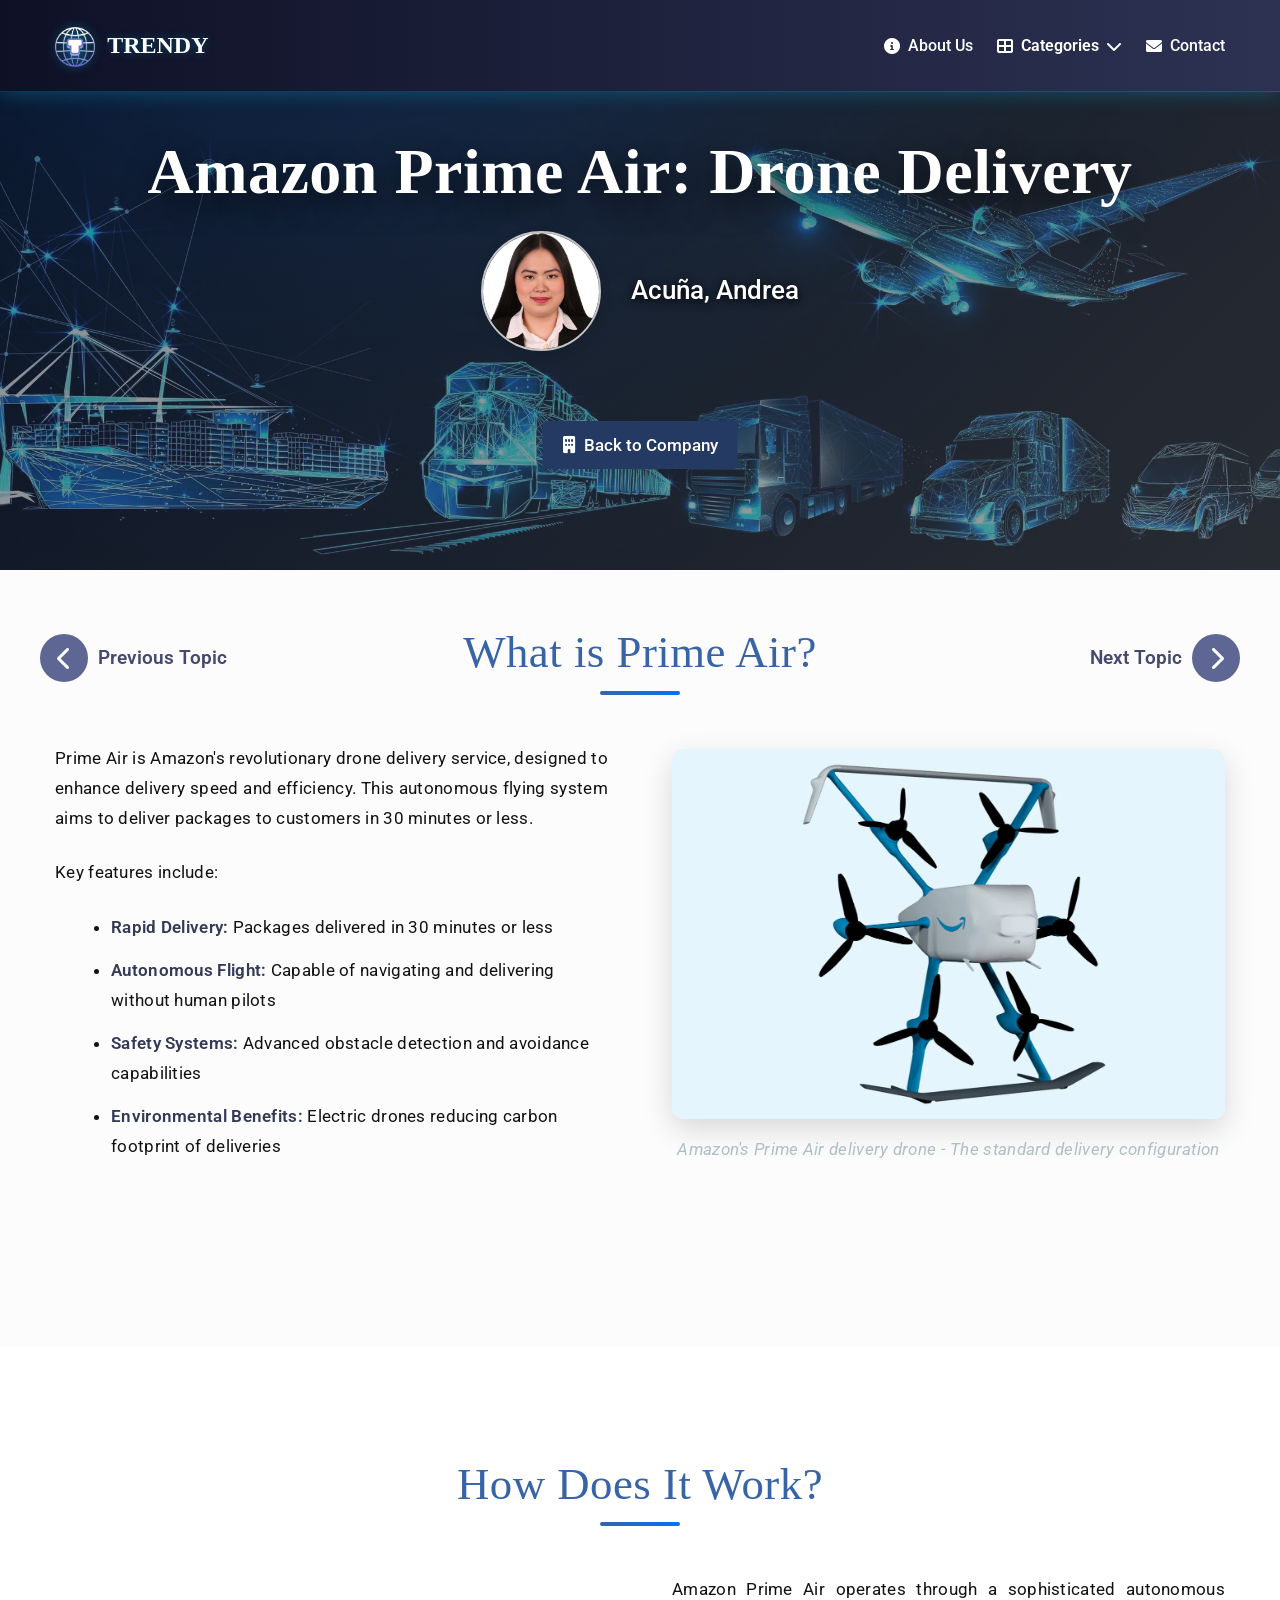
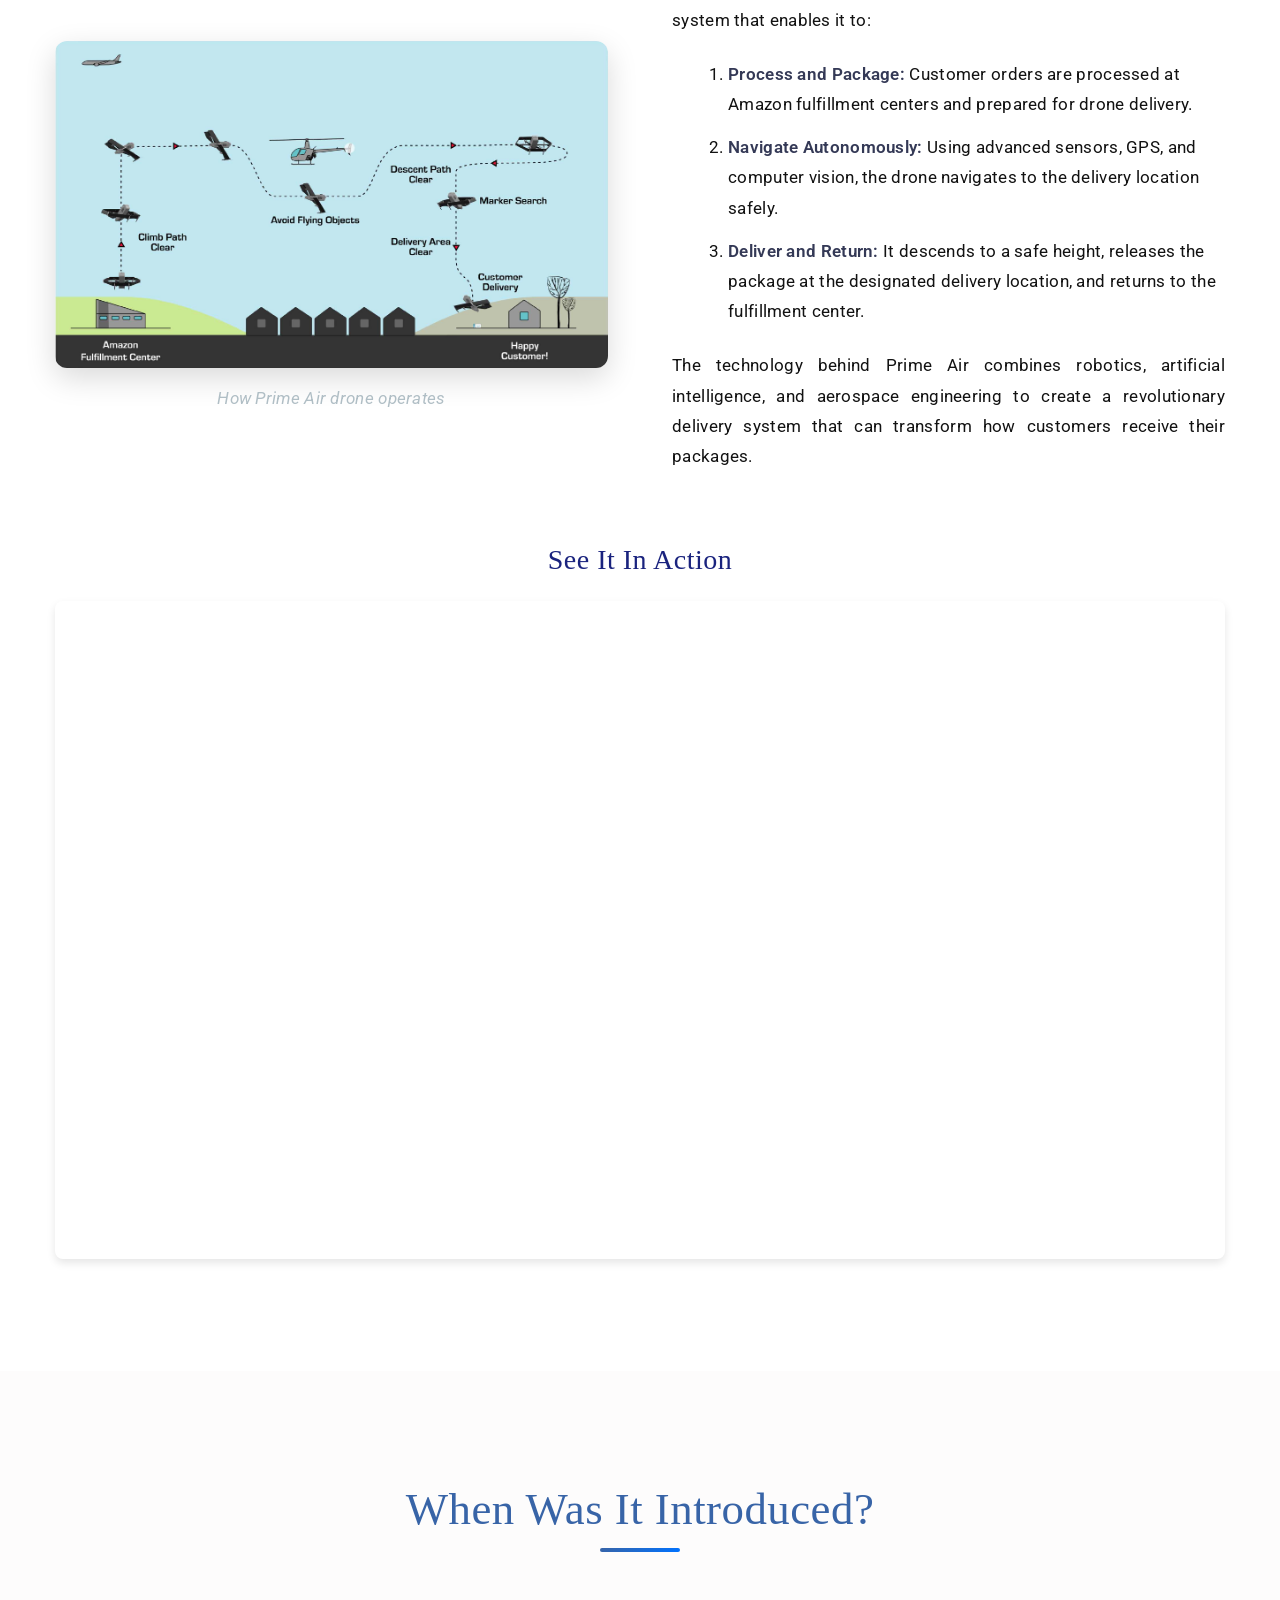
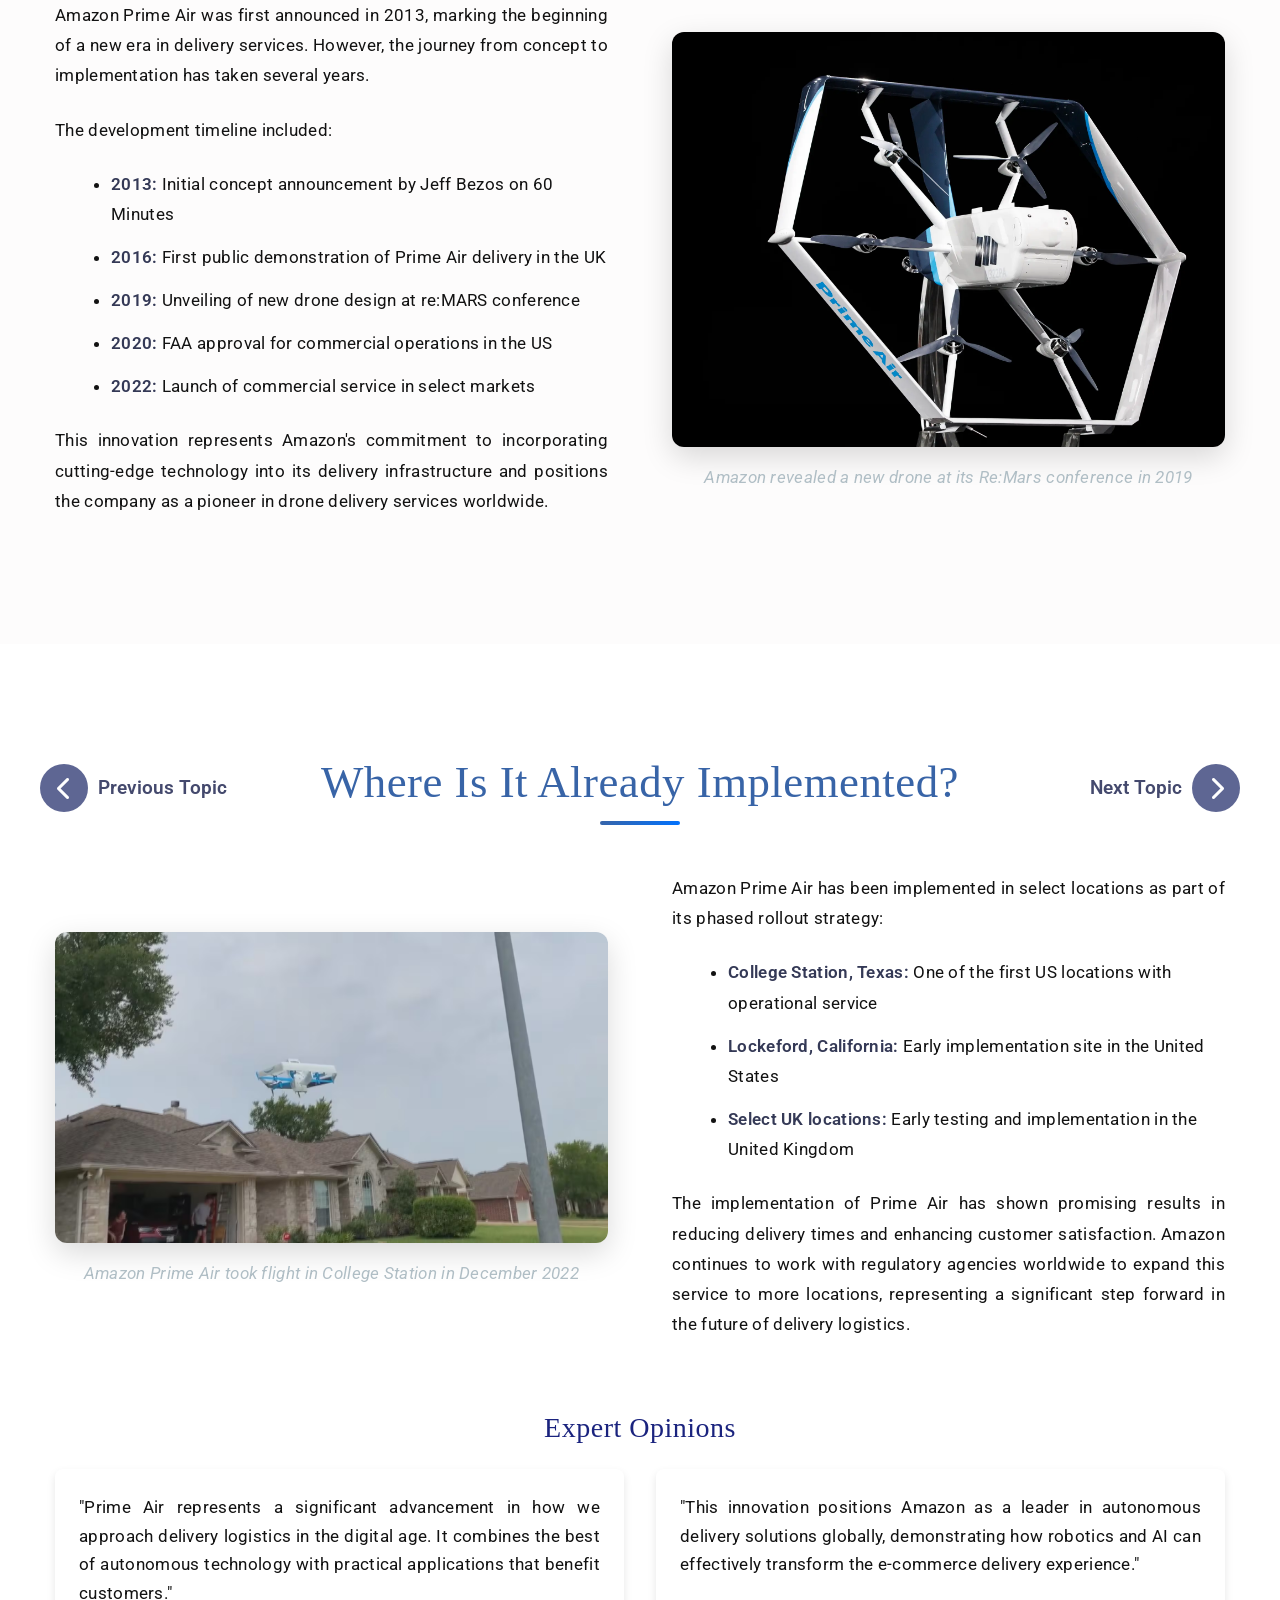
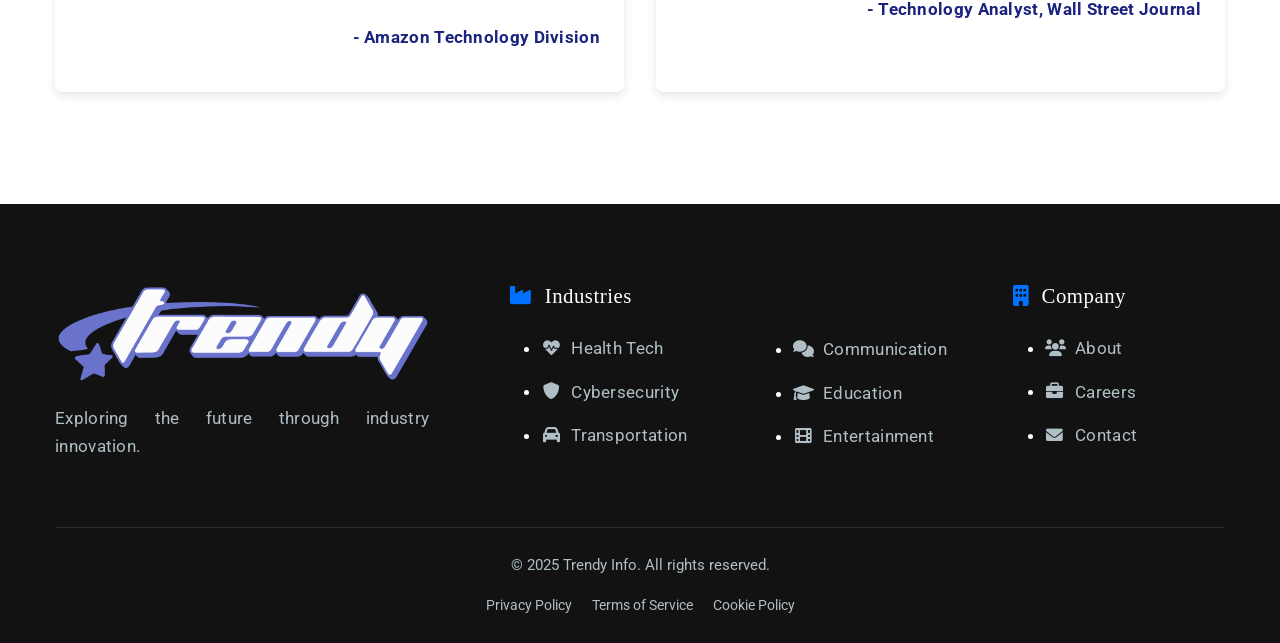
<file: index.html>
<!DOCTYPE html>
<html lang="en">
<head>
    <meta charset="UTF-8">
    <meta name="viewport" content="width=device-width, initial-scale=1.0">
    <title>Amazon Prime Air: Drone Delivery</title>
    <link rel="preconnect" href="https://fonts.googleapis.com">
    <link rel="preconnect" href="https://fonts.gstatic.com" crossorigin>
    <link href="https://fonts.googleapis.com/css2?family=Poppins:wght@300;400;500;600;700&family=Roboto:wght@300;400;500;700&display=swap" rel="stylesheet">
    <!-- External CSS file -->
    <link rel="stylesheet" href="css/bootstrap.css">
    <link rel="stylesheet" href="page.css">
    <link rel="stylesheet" href="https://cdnjs.cloudflare.com/ajax/libs/font-awesome/6.0.0-beta3/css/all.min.css">
</head>
<body>
    <nav class="top-nav"> 
        <div class="container"> 
            <div class="nav-brand"> 
                <a href="home.html"><img src="logo.png" alt="Trendy Logo" class="logo"></a> 
                <span>TRENDY</span> 
            </div> 
            <div class="nav-links"> 
                <a href="aboutus.html" class="nav-link"><i class="fas fa-info-circle"></i> About Us</a> 
                <div class="dropdown-menu"> 
                    <a href="#categories"><i class="fas fa-th-large"></i> Categories <i class="fas fa-chevron-down"></i></a> 
                    <div class="dropdown-content"> 
                        <a href="communication.html"><i class="fas fa-comments"></i> Communication</a> 
                        <a href="security.html"><i class="fas fa-shield-alt"></i> Security</a> 
                        <a href="health.html"><i class="fas fa-heartbeat"></i> Health</a> 
                        <a href="entertainment.html"><i class="fas fa-film"></i> Entertainment</a> 
                        <a href="transportation.html"><i class="fas fa-car"></i> Transportation</a> 
                        <a href="education.html"><i class="fas fa-graduation-cap"></i> Education</a> 
                    </div>
                </div> 
                <a href="#feedback" class="nav-link"><i class="fas fa-envelope"></i> Contact</a>
            </div> 
        </div> 
    </nav>

    <section id="hero">
        <div class="container">
            <h2>Amazon Prime Air: Drone Delivery</h2>
            <div class="author-info">
                <div class="author-image">
                    <img src="IMG_5635.JPG" alt="Author" class="profile-image">
                </div>
                <div class="author-name">
                    <span>Acuña, Andrea</span>
                </div>
            </div>
            <div class="back-button">
                <a href="company.html" class="btn-back"><i class="fas fa-building"></i>Back to Company</a>
            </div>
        </div>
    </section>
    <div class="page-navigation">
        <a href="#" class="nav-button prev">
            <div class="circle">
                <i class="fas fa-chevron-left"></i>
            </div>
            <div class="text">Previous Topic</div>
        </a>
        
        <a href="#" class="nav-button next">
            <div class="circle">
                <i class="fas fa-chevron-right"></i>
            </div>
            <div class="text">Next Topic</div>
        </a>
    </div>

    <main>
        <section id="what" class="product-section">
            <div class="container">
                <h2>What is Prime Air?</h2>
                <div class="content-wrapper">
                    <div class="text-content">
                        <p>Prime Air is Amazon's revolutionary drone delivery service, designed to enhance delivery speed and efficiency. This autonomous flying system aims to deliver packages to customers in 30 minutes or less.</p>
                        <p>Key features include:</p>
                        <ul>
                            <li><strong>Rapid Delivery:</strong> Packages delivered in 30 minutes or less</li>
                            <li><strong>Autonomous Flight:</strong> Capable of navigating and delivering without human pilots</li>
                            <li><strong>Safety Systems:</strong> Advanced obstacle detection and avoidance capabilities</li>
                            <li><strong>Environmental Benefits:</strong> Electric drones reducing carbon footprint of deliveries</li>
                        </ul>
                    </div>
                    <div class="image-content">
                        <img src="amazon-mk30.webp" alt="Amazon Prime Air Drone">
                        <p class="caption"><a href="https://www.theverge.com/2022/11/10/23451851/amazon-mk30-drone-prime-air-delivery" target="newPage">Amazon's Prime Air delivery drone - The standard delivery configuration</a></p>
                    </div>
                </div>
            </div>
        </section>

        <section id="how" class="product-section alt-bg">
            <div class="container">
                <h2>How Does It Work?</h2>
                <div class="content-wrapper">
                    <div class="image-content">
                        <img src="amazon-prime-air-process.png" alt="How Prime Air Drone Works">
                        <p class="caption"><a href="https://medium.com/iet-vit/drones-and-bots-the-future-of-delivery-298f35c8f6ce" target="newPage">How Prime Air drone operates</a></p>
                    </div>
                    <div class="text-content">
                        <p>Amazon Prime Air operates through a sophisticated autonomous system that enables it to:</p>
                        <ol>
                            <li><strong>Process and Package:</strong> Customer orders are processed at Amazon fulfillment centers and prepared for drone delivery.</li>
                            <li><strong>Navigate Autonomously:</strong> Using advanced sensors, GPS, and computer vision, the drone navigates to the delivery location safely.</li>
                            <li><strong>Deliver and Return:</strong> It descends to a safe height, releases the package at the designated delivery location, and returns to the fulfillment center.</li>
                        </ol>
                        <p>The technology behind Prime Air combines robotics, artificial intelligence, and aerospace engineering to create a revolutionary delivery system that can transform how customers receive their packages.</p>
                    </div>
                </div>
                <div class="video-container">
                    <h3>See It In Action</h3>
                    <div class="video-wrapper">
                        <iframe width="100%" height="450" src="https://www.youtube.com/embed/3HJtmx5f1Fc" title="Amazon Prime Air Drone Delivery" frameborder="0" allow="accelerometer; autoplay; clipboard-write; encrypted-media; gyroscope; picture-in-picture; web-share" allowfullscreen></iframe>
                    </div>
                </div>
            </div>
        </section>

        <section id="when" class="product-section">
            <div class="container">
                <h2>When Was It Introduced?</h2>
                <div class="content-wrapper">
                    <div class="text-content">
                        <p>Amazon Prime Air was first announced in 2013, marking the beginning of a new era in delivery services. However, the journey from concept to implementation has taken several years.</p>
                        <p>The development timeline included:</p>
                        <ul>
                            <li><strong>2013:</strong> Initial concept announcement by Jeff Bezos on 60 Minutes</li>
                            <li><strong>2016:</strong> First public demonstration of Prime Air delivery in the UK</li>
                            <li><strong>2019:</strong> Unveiling of new drone design at re:MARS conference</li>
                            <li><strong>2020:</strong> FAA approval for commercial operations in the US</li>
                            <li><strong>2022:</strong> Launch of commercial service in select markets</li>
                        </ul>
                        <p>This innovation represents Amazon's commitment to incorporating cutting-edge technology into its delivery infrastructure and positions the company as a pioneer in drone delivery services worldwide.</p>
                    </div>
                    <div class="image-content">
                        <img src="prime-air-2019-unveil.webp" alt="Prime Air Unveil">
                        <p class="caption"><a href="https://www.aboutamazon.com/news/transportation/a-drone-program-taking-flight" target="newPage">Amazon revealed a new drone at its Re:Mars conference in 2019</a></p>
                    </div>
                </div>
            </div>
        </section>

        <div class="page-navigation">
            <a href="#" class="nav-button prev">
                <div class="circle">
                    <i class="fas fa-chevron-left"></i>
                </div>
                <div class="text">Previous Topic</div>
            </a>
        
            <a href="#" class="nav-button next">
                <div class="circle">
                    <i class="fas fa-chevron-right"></i>
                </div>
                <div class="text">Next Topic</div>
            </a>
        </div>

        <section id="where" class="product-section alt-bg">
            <div class="container">
                <h2>Where Is It Already Implemented?</h2>
                <div class="content-wrapper">
                    <div class="image-content">
                        <img src="prime-air-college-station.avif" alt="Prime Air in use">
                        <p class="caption"><a href="https://www.kbtx.com/2024/02/23/amazon-gives-drone-delivery-presentation-residents-split-response/" target="newPage">Amazon Prime Air took flight in College Station in December 2022</a></p>
                    </div>
                    <div class="text-content">
                        <p>Amazon Prime Air has been implemented in select locations as part of its phased rollout strategy:</p>
                        <ul>
                            <li><strong>College Station, Texas:</strong> One of the first US locations with operational service</li>
                            <li><strong>Lockeford, California:</strong> Early implementation site in the United States</li>
                            <li><strong>Select UK locations:</strong> Early testing and implementation in the United Kingdom</li>
                        </ul>
                        <p>The implementation of Prime Air has shown promising results in reducing delivery times and enhancing customer satisfaction. Amazon continues to work with regulatory agencies worldwide to expand this service to more locations, representing a significant step forward in the future of delivery logistics.</p>
                    </div>
                </div>
                <div class="testimonials">
                    <h3>Expert Opinions</h3>
                    <div class="testimonial-grid">
                        <div class="testimonial">
                            <p>"Prime Air represents a significant advancement in how we approach delivery logistics in the digital age. It combines the best of autonomous technology with practical applications that benefit customers."</p>
                            <p class="author">- Amazon Technology Division</p>
                        </div>
                        <div class="testimonial">
                            <p>"This innovation positions Amazon as a leader in autonomous delivery solutions globally, demonstrating how robotics and AI can effectively transform the e-commerce delivery experience."</p>
                            <p class="author">- Technology Analyst, Wall Street Journal</p>
                        </div>
                    </div>
                </div>
            </div>
        </section>
    </main>

    <footer>
        <div class="container">
            <div class="footer-content">
                <div class="footer-brand">
                    <img src="trendy.png" alt="Trendy Logo" class="footer-logo">
                    <p class="footer-description">Exploring the future through industry innovation.</p>
                </div>
                
                <div class="footer-links">
                    <div class="link-group">
                        <h4><i class="fas fa-industry"></i> Industries</h4>
                        <ul>
                            <li><a href="health.html"><i class="fas fa-heartbeat"></i> Health Tech</a></li>
                            <li><a href="security.html"><i class="fas fa-shield-alt"></i> Cybersecurity</a></li>
                            <li><a href="transportation.html"><i class="fas fa-car"></i> Transportation</a></li>
                        </ul>
                    </div>
                    <div class="link-group-2">
                        <ul>
                            <li><a href="communication.html"><i class="fas fa-comments"></i> Communication</a></li>
                            <li><a href="education.html"><i class="fas fa-graduation-cap"></i> Education</a></li>
                            <li><a href="entertainment.html"><i class="fas fa-film"></i> Entertainment</a></li>
                        </ul>
                    </div>
                    
                    <div class="link-group">
                        <h4><i class="fas fa-building"></i> Company</h4>
                        <ul>
                            <li><a href="about.html"><i class="fas fa-users"></i> About</a></li>
                            <li><a href="#"><i class="fas fa-briefcase"></i> Careers</a></li>
                            <li><a href="#feedback"><i class="fas fa-envelope"></i> Contact</a></li>
                        </ul>
                    </div>
                </div>
            </div>
            
            <div class="footer-bottom">
                <div class="copyright">
                    © 2025 Trendy Info. All rights reserved.
                </div>
                <div class="legal-links">
                    <a href="#">Privacy Policy</a>
                    <a href="#">Terms of Service</a>
                    <a href="#">Cookie Policy</a>
                </div>
            </div>
        </div>
    </footer> 
</body>
<script src="js/bootstrap.js"></script>
</html>
</file>
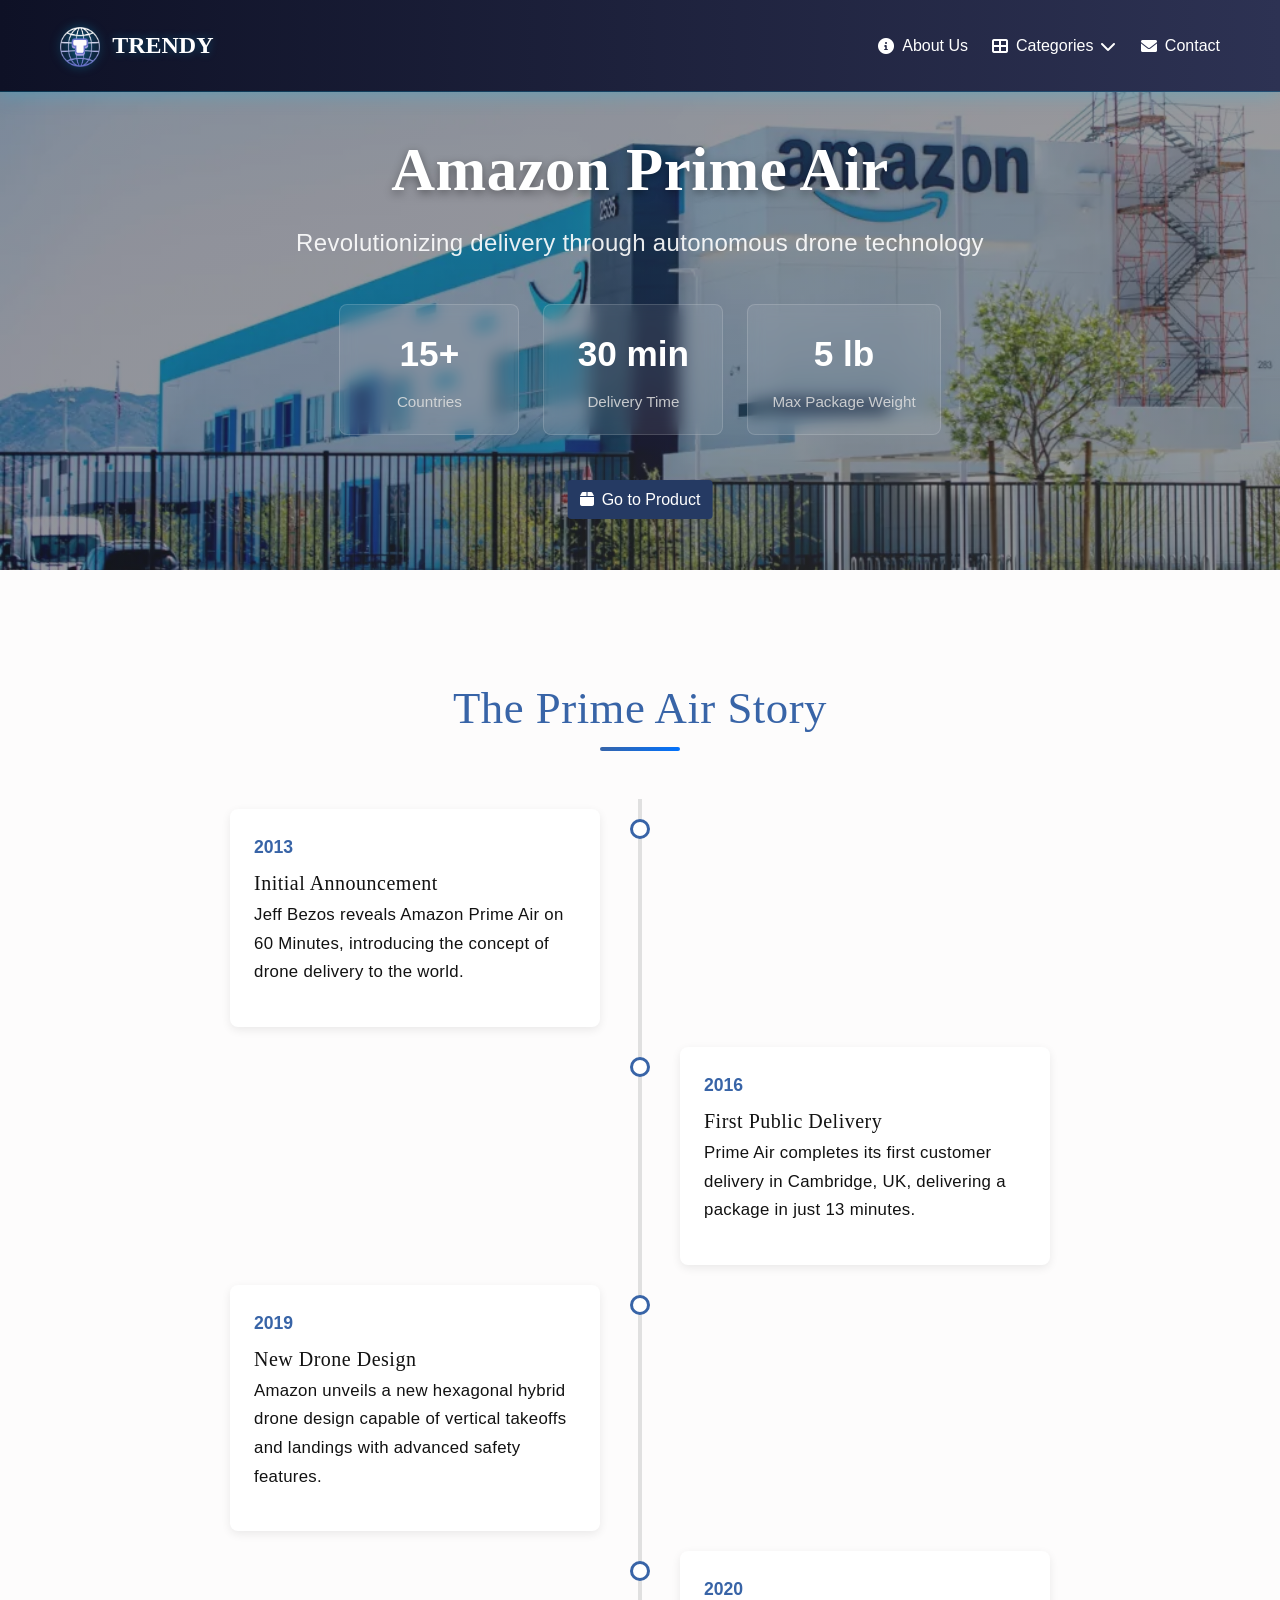
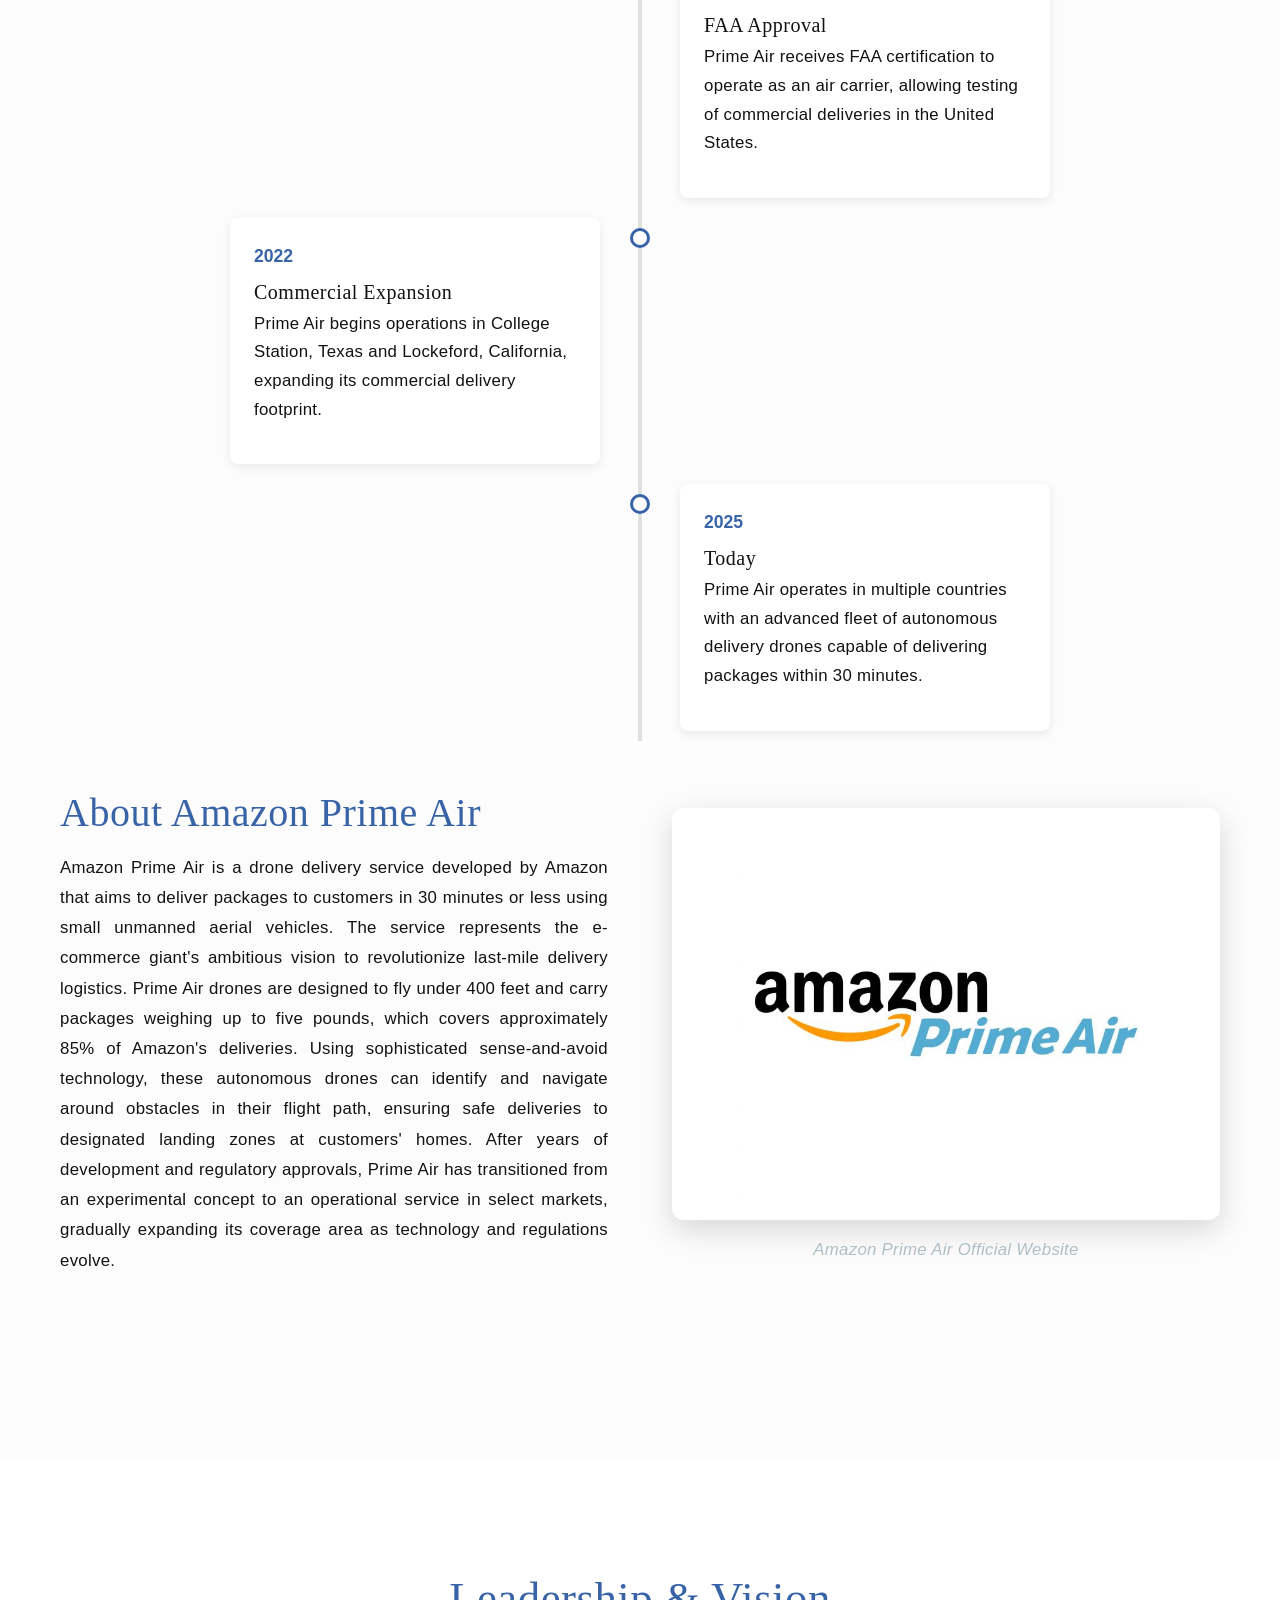
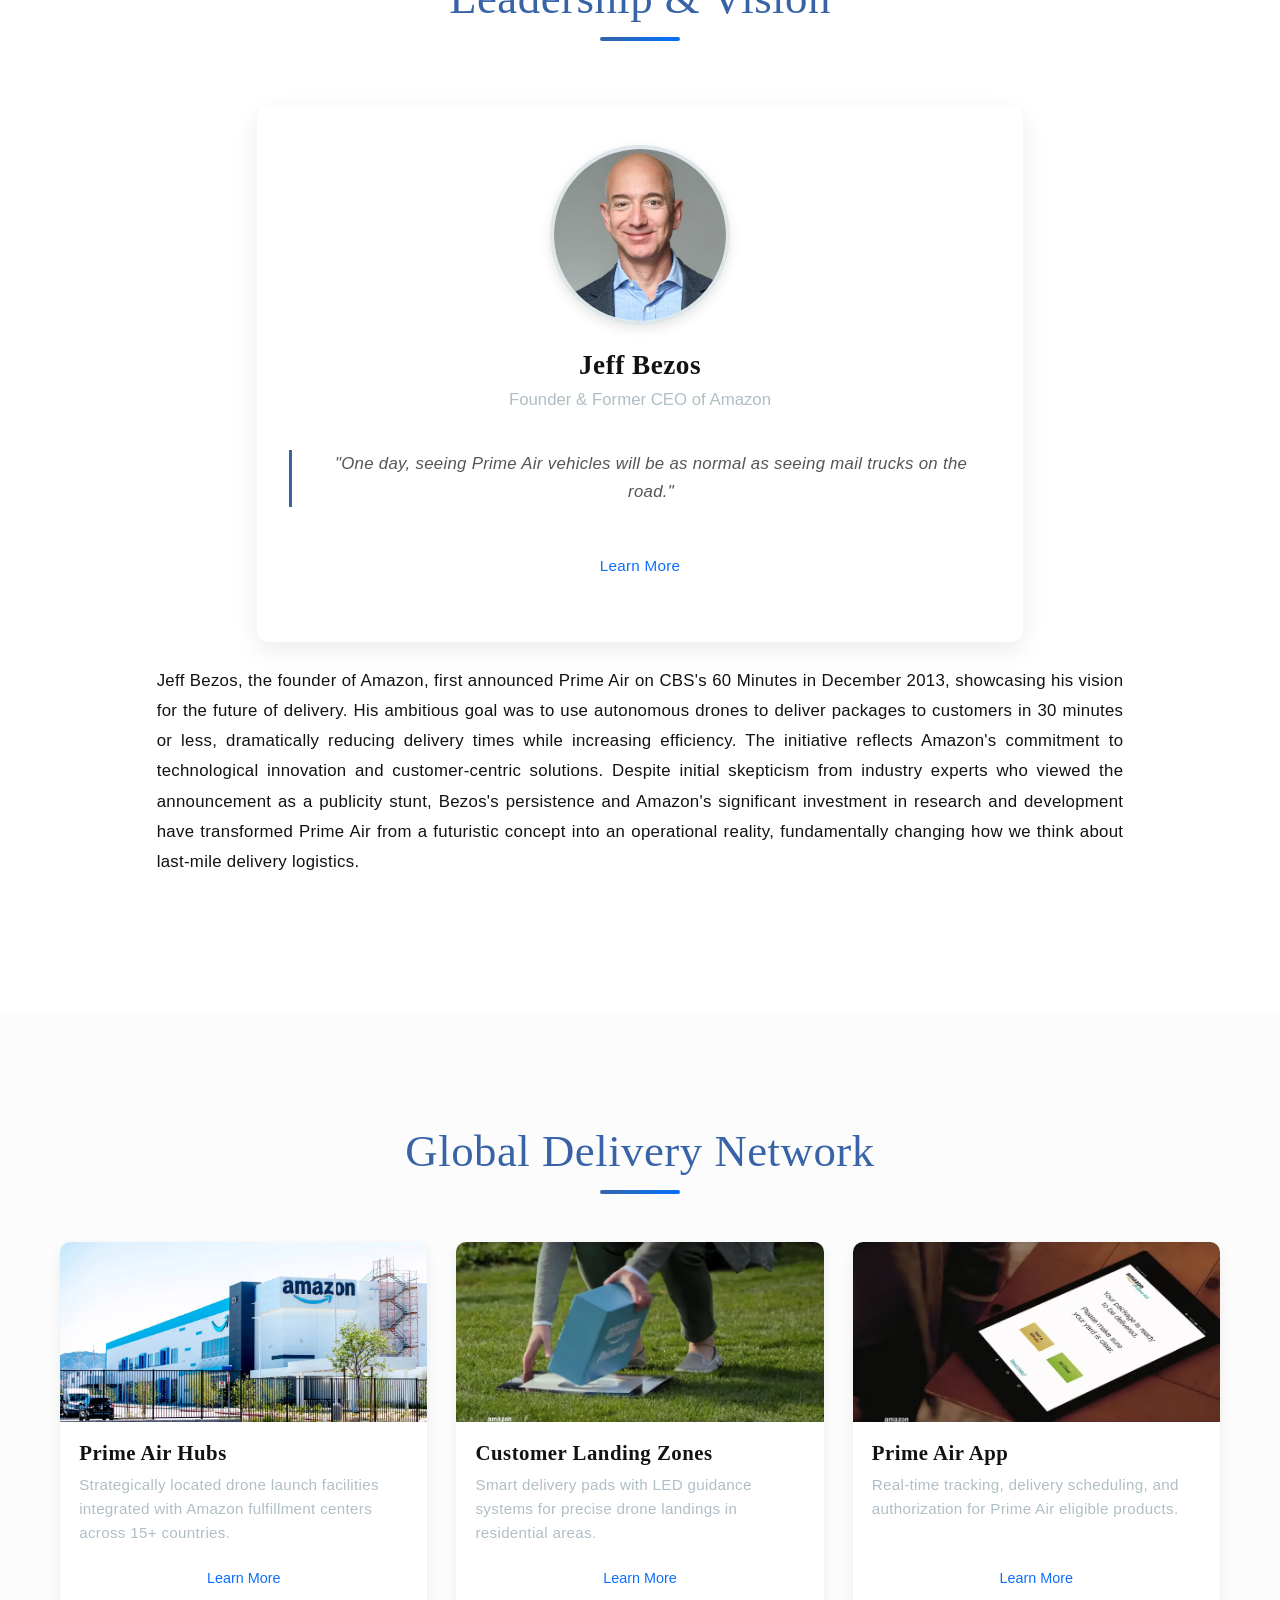
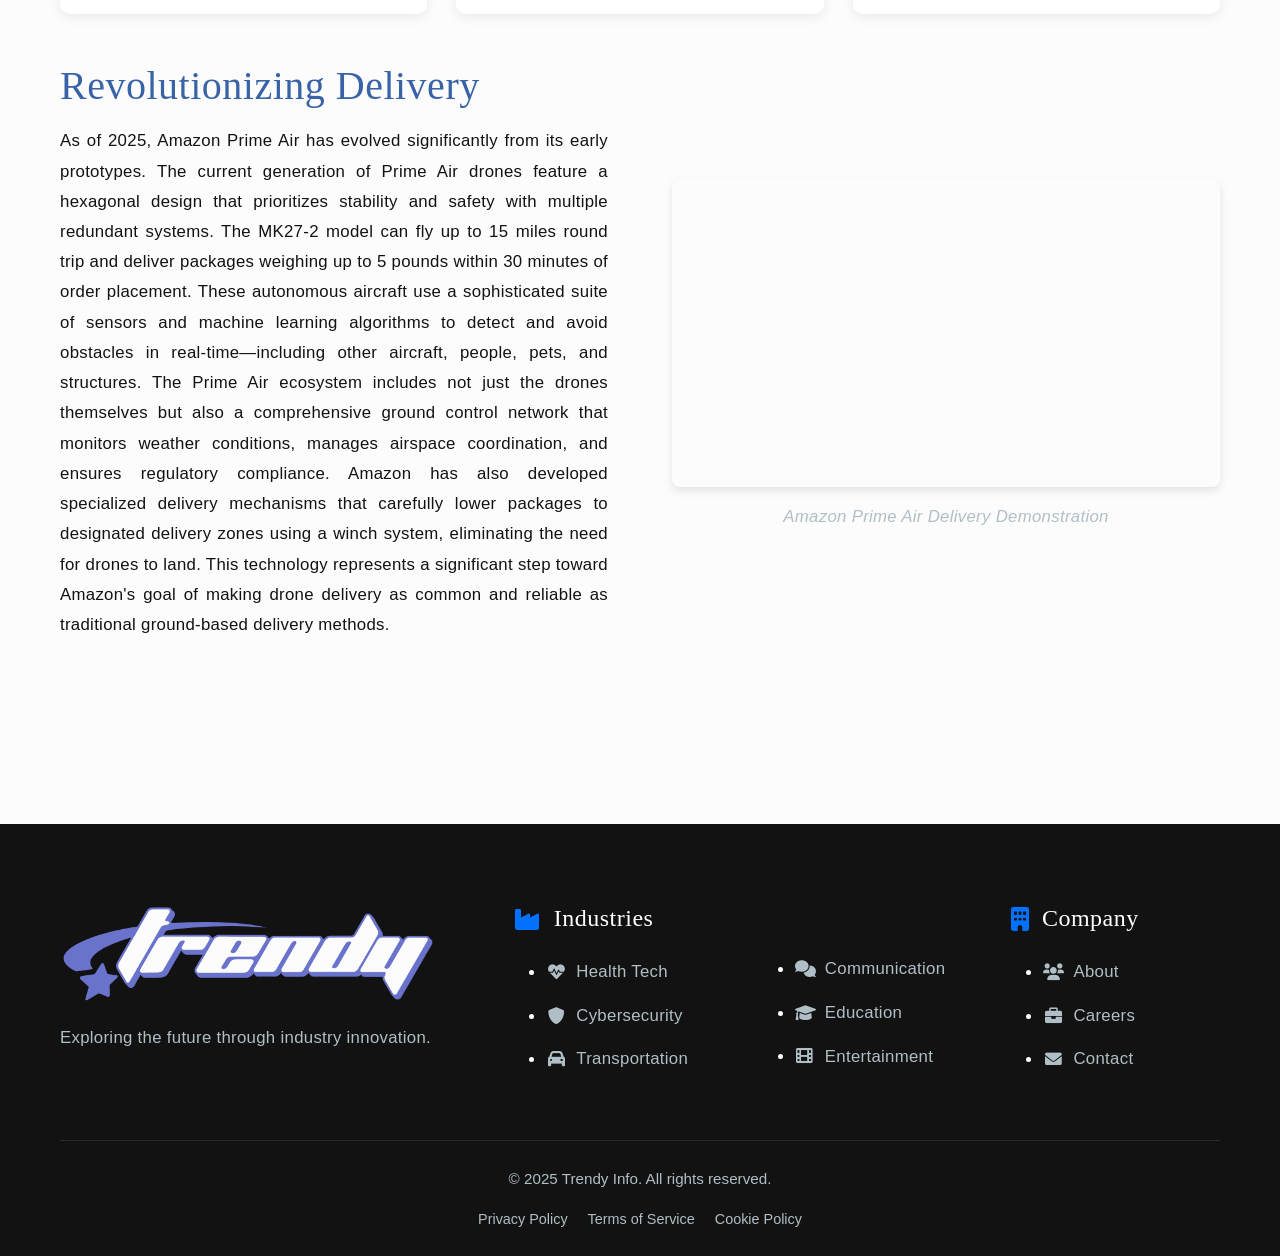
<file: company.html>
<!DOCTYPE html>
<html lang="en">
<head>
    <meta charset="UTF-8">
    <meta name="viewport" content="width=device-width, initial-scale=1.0">
    <title>Amazon Prime Air - Company Profile</title>
    <!-- Bootstrap CSS -->
    <link href="css/bootstrap.css" rel="stylesheet">
    <!--External CSS file -->
    <link rel="stylesheet" href="companyPage.css">
    <!-- Font Awesome CSS -->
    <link rel="stylesheet" href="https://cdnjs.cloudflare.com/ajax/libs/font-awesome/6.0.0-beta3/css/all.min.css">
</head>
<body>
    <nav class="top-nav"> 
        <div class="container"> 
            <div class="nav-brand"> 
                <a href="home.html"><img src="Logo/logo.png" alt="Trendy Logo" class="logo"></a> 
                <span>TRENDY</span> 
            </div> 
            <div class="nav-links">
                <a href="aboutus.html" class="nav-link"><i class="fas fa-info-circle"></i> About Us</a> 
                <div class="dropdown-menu"> 
                    <a href="#categories"><i class="fas fa-th-large"></i> Categories <i class="fas fa-chevron-down"></i></a> 
                    <div class="dropdown-content"> 
                        <a href="communication.html"><i class="fas fa-comments"></i> Communication</a> 
                        <a href="security.html"><i class="fas fa-shield-alt"></i> Security</a> 
                        <a href="health.html"><i class="fas fa-heartbeat"></i> Health</a> 
                        <a href="entertainment.html"><i class="fas fa-film"></i>Entertainment</a> 
                        <a href="transportation.html"><i class="fas fa-car"></i>Transportation</a> 
                        <a href="education.html"><i class="fas fa-graduation-cap"></i>Education</a> 
                    </div> 
                </div> 
                <a href="#feedback" class="nav-link"><i class="fas fa-envelope"></i>Contact</a>
            </div> 
        </div> 
    </nav>

    <main>
        <section id="hero" class="hero-company">
            <div class="container text-center">
                <h1>Amazon Prime Air</h1>
                <p class="lead">Revolutionizing delivery through autonomous drone technology</p>
                
                <div class="company-stats">
                    <div class="stat-item">
                        <div class="stat-number">15+</div>
                        <div class="stat-label">Countries</div>
                    </div>
                    <div class="stat-item">
                        <div class="stat-number">30 min</div>
                        <div class="stat-label">Delivery Time</div>
                    </div>
                    <div class="stat-item">
                        <div class="stat-number">5 lb</div>
                        <div class="stat-label">Max Package Weight</div>
                    </div>
                </div>
                
                <div class="back-button">
                    <a href="Transportation-Amazon-Prime-Air.html" class="btn-back"><i class="fas fa-box"></i>Go to Product</a>
                </div>
            </div>
        </section>

        <section id="history" class="product-section">
            <div class="container">
                <h2>The Prime Air Story</h2>
                
                <div class="timeline">
                    <div class="timeline-item timeline-left">
                        <div class="timeline-content">
                            <div class="timeline-year">2013</div>
                            <h3>Initial Announcement</h3>
                            <p>Jeff Bezos reveals Amazon Prime Air on 60 Minutes, introducing the concept of drone delivery to the world.</p>
                        </div>
                    </div>
                    
                    <div class="timeline-item timeline-right">
                        <div class="timeline-content">
                            <div class="timeline-year">2016</div>
                            <h3>First Public Delivery</h3>
                            <p>Prime Air completes its first customer delivery in Cambridge, UK, delivering a package in just 13 minutes.</p>
                        </div>
                    </div>
                    
                    <div class="timeline-item timeline-left">
                        <div class="timeline-content">
                            <div class="timeline-year">2019</div>
                            <h3>New Drone Design</h3>
                            <p>Amazon unveils a new hexagonal hybrid drone design capable of vertical takeoffs and landings with advanced safety features.</p>
                        </div>
                    </div>
                    
                    <div class="timeline-item timeline-right">
                        <div class="timeline-content">
                            <div class="timeline-year">2020</div>
                            <h3>FAA Approval</h3>
                            <p>Prime Air receives FAA certification to operate as an air carrier, allowing testing of commercial deliveries in the United States.</p>
                        </div>
                    </div>
                    
                    <div class="timeline-item timeline-left">
                        <div class="timeline-content">
                            <div class="timeline-year">2022</div>
                            <h3>Commercial Expansion</h3>
                            <p>Prime Air begins operations in College Station, Texas and Lockeford, California, expanding its commercial delivery footprint.</p>
                        </div>
                    </div>
                    
                    <div class="timeline-item timeline-right">
                        <div class="timeline-content">
                            <div class="timeline-year">2025</div>
                            <h3>Today</h3>
                            <p>Prime Air operates in multiple countries with an advanced fleet of autonomous delivery drones capable of delivering packages within 30 minutes.</p>
                        </div>
                    </div>
                </div>
                
                <div class="content-wrapper mt-5">
                    <div class="text-content">
                        <h3>About Amazon Prime Air</h3>
                        <p>Amazon Prime Air is a drone delivery service developed by Amazon that aims to deliver packages to customers in 30 minutes or less using small unmanned aerial vehicles. The service represents the e-commerce giant's ambitious vision to revolutionize last-mile delivery logistics. Prime Air drones are designed to fly under 400 feet and carry packages weighing up to five pounds, which covers approximately 85% of Amazon's deliveries. Using sophisticated sense-and-avoid technology, these autonomous drones can identify and navigate around obstacles in their flight path, ensuring safe deliveries to designated landing zones at customers' homes. After years of development and regulatory approvals, Prime Air has transitioned from an experimental concept to an operational service in select markets, gradually expanding its coverage area as technology and regulations evolve.</p>
                    </div>
                    <div class="image-content">
                        <img src="Images/amazon-prime-air-logo.jpg" alt="Amazon Prime Air Logo">
                        <p class="caption">
                            <a href="https://www.amazon.com/primeair" target="_blank" rel="noopener noreferrer">Amazon Prime Air Official Website</a>
                        </p>
                    </div>
                </div>
            </div>
        </section>
        
        <section id="founder" class="product-section alt-bg">
            <div class="container">
                <h2>Leadership & Vision</h2>
                <div class="row justify-content-center">
                    <div class="col-md-10 col-lg-8">
                        <div class="founder-card text-center">
                            <img src="Images/jeff-bezos.webp" alt="Jeff Bezos" class="founder-image">
                            <h3 class="founder-name">Jeff Bezos</h3>
                            <div class="founder-title">Founder & Former CEO of Amazon</div>
                            <blockquote class="blockquote">
                                <p>"One day, seeing Prime Air vehicles will be as normal as seeing mail trucks on the road."</p>
                            </blockquote>
                            <p class="mt-3">
                                <a href="https://en.wikipedia.org/wiki/Jeff_Bezos" target="_blank" rel="noopener noreferrer" class="btn btn-outline-primary">Learn More</a>
                            </p>
                        </div>
                    </div>
                </div>
                
                <div class="text-content mt-4 text-center col-md-10 mx-auto">
                     <p>Jeff Bezos, the founder of Amazon, first announced Prime Air on CBS's 60 Minutes in December 2013, showcasing his vision for the future of delivery. His ambitious goal was to use autonomous drones to deliver packages to customers in 30 minutes or less, dramatically reducing delivery times while increasing efficiency. The initiative reflects Amazon's commitment to technological innovation and customer-centric solutions. Despite initial skepticism from industry experts who viewed the announcement as a publicity stunt, Bezos's persistence and Amazon's significant investment in research and development have transformed Prime Air from a futuristic concept into an operational reality, fundamentally changing how we think about last-mile delivery logistics.</p>
                </div>
            </div>
        </section>    
        
        <section id="products" class="product-section">
            <div class="container">
                <h2>Global Delivery Network</h2>
                
                <div class="product-grid">
                    <div class="product-card">
                        <img src="Images/amazon-prime-air-headquarters.webp" alt="Prime Air Hub" class="product-image">
                        <div class="product-info">
                            <h3 class="product-name">Prime Air Hubs</h3>
                            <p class="product-desc">Strategically located drone launch facilities integrated with Amazon fulfillment centers across 15+ countries.</p>
                            <a href="#" class="btn btn-outline-primary">Learn More</a>
                        </div>
                    </div>
                    
                    <div class="product-card">
                        <img src="Images/customer-landing-pad.WEBP" alt="Customer Landing Pad" class="product-image">
                        <div class="product-info">
                            <h3 class="product-name">Customer Landing Zones</h3>
                            <p class="product-desc">Smart delivery pads with LED guidance systems for precise drone landings in residential areas.</p>
                            <a href="#" class="btn btn-outline-primary">Learn More</a>
                        </div>
                    </div>
                    
                    <div class="product-card">
                        <img src="Images/prime-air-app.WEBP" alt="Prime Air App" class="product-image">
                        <div class="product-info">
                            <h3 class="product-name">Prime Air App</h3>
                            <p class="product-desc">Real-time tracking, delivery scheduling, and authorization for Prime Air eligible products.</p>
                            <a href="#" class="btn btn-outline-primary">Learn More</a>
                        </div>
                    </div>
                </div>
                
                <div class="content-wrapper mt-5">
                    <div class="text-content">
                        <h3>Revolutionizing Delivery</h3>
                        <p>As of 2025, Amazon Prime Air has evolved significantly from its early prototypes. The current generation of Prime Air drones feature a hexagonal design that prioritizes stability and safety with multiple redundant systems. The MK27-2 model can fly up to 15 miles round trip and deliver packages weighing up to 5 pounds within 30 minutes of order placement. These autonomous aircraft use a sophisticated suite of sensors and machine learning algorithms to detect and avoid obstacles in real-time—including other aircraft, people, pets, and structures. The Prime Air ecosystem includes not just the drones themselves but also a comprehensive ground control network that monitors weather conditions, manages airspace coordination, and ensures regulatory compliance. Amazon has also developed specialized delivery mechanisms that carefully lower packages to designated delivery zones using a winch system, eliminating the need for drones to land. This technology represents a significant step toward Amazon's goal of making drone delivery as common and reliable as traditional ground-based delivery methods.</p>
                    </div>
                    <div class="image-content">
                        <div class="video-wrapper">
                            <iframe src="https://www.youtube.com/embed/mzhvR4wm__M" title="YouTube video player" frameborder="0" allow="accelerometer; autoplay; clipboard-write; encrypted-media; gyroscope; picture-in-picture; web-share" referrerpolicy="strict-origin-when-cross-origin" allowfullscreen></iframe>
                        </div>
                        <p class="caption">
                            <a href="https://www.youtube.com/watch?v=mzhvR4wm__M" target="_blank" rel="noopener noreferrer">Amazon Prime Air Delivery Demonstration</a>
                        </p>
                    </div>
                </div>
            </div>
        </section>
    </main>

    <footer>
        <div class="container">
            <div class="footer-content">
                <div class="footer-brand">
                    <img src="Logo/trendy.png" alt="Trendy Logo" class="footer-logo">
                    <p class="footer-description">Exploring the future through industry innovation.</p>
                </div>
                
                <div class="footer-links">
                    <div class="link-group">
                        <h4><i class="fas fa-industry"></i> Industries</h4>
                        <ul>
                            <li><a href="health.html"><i class="fas fa-heartbeat"></i> Health Tech</a></li>
                            <li><a href="security.html"><i class="fas fa-shield-alt"></i> Cybersecurity</a></li>
                            <li><a href="transportation.html"><i class="fas fa-car"></i> Transportation</a></li>
                        </ul>
                    </div>
                    <div class="link-group-2">
                        <ul>
                            <li><a href="communication.html"><i class="fas fa-comments"></i> Communication</a></li>
                            <li><a href="education.html"><i class="fas fa-graduation-cap"></i> Education</a></li>
                            <li><a href="entertainment.html"><i class="fas fa-film"></i> Entertainment</a></li>
                        </ul>
                    </div>
                    
                    <div class="link-group">
                        <h4><i class="fas fa-building"></i> Company</h4>
                        <ul>
                            <li><a href="about.html"><i class="fas fa-users"></i> About</a></li>
                            <li><a href="#"><i class="fas fa-briefcase"></i> Careers</a></li>
                            <li><a href="#feedback"><i class="fas fa-envelope"></i> Contact</a></li>
                        </ul>
                    </div>
                </div>
            </div>
            
            <div class="footer-bottom">
                <div class="copyright">
                    © 2025 Trendy Info. All rights reserved.
                </div>
                <div class="legal-links">
                    <a href="#">Privacy Policy</a>
                    <a href="#">Terms of Service</a>
                    <a href="#">Cookie Policy</a>
                </div>
            </div>
        </div>
    </footer>
    <script src="js/bootstrap.js"></script>
</body>
</html>
</file>
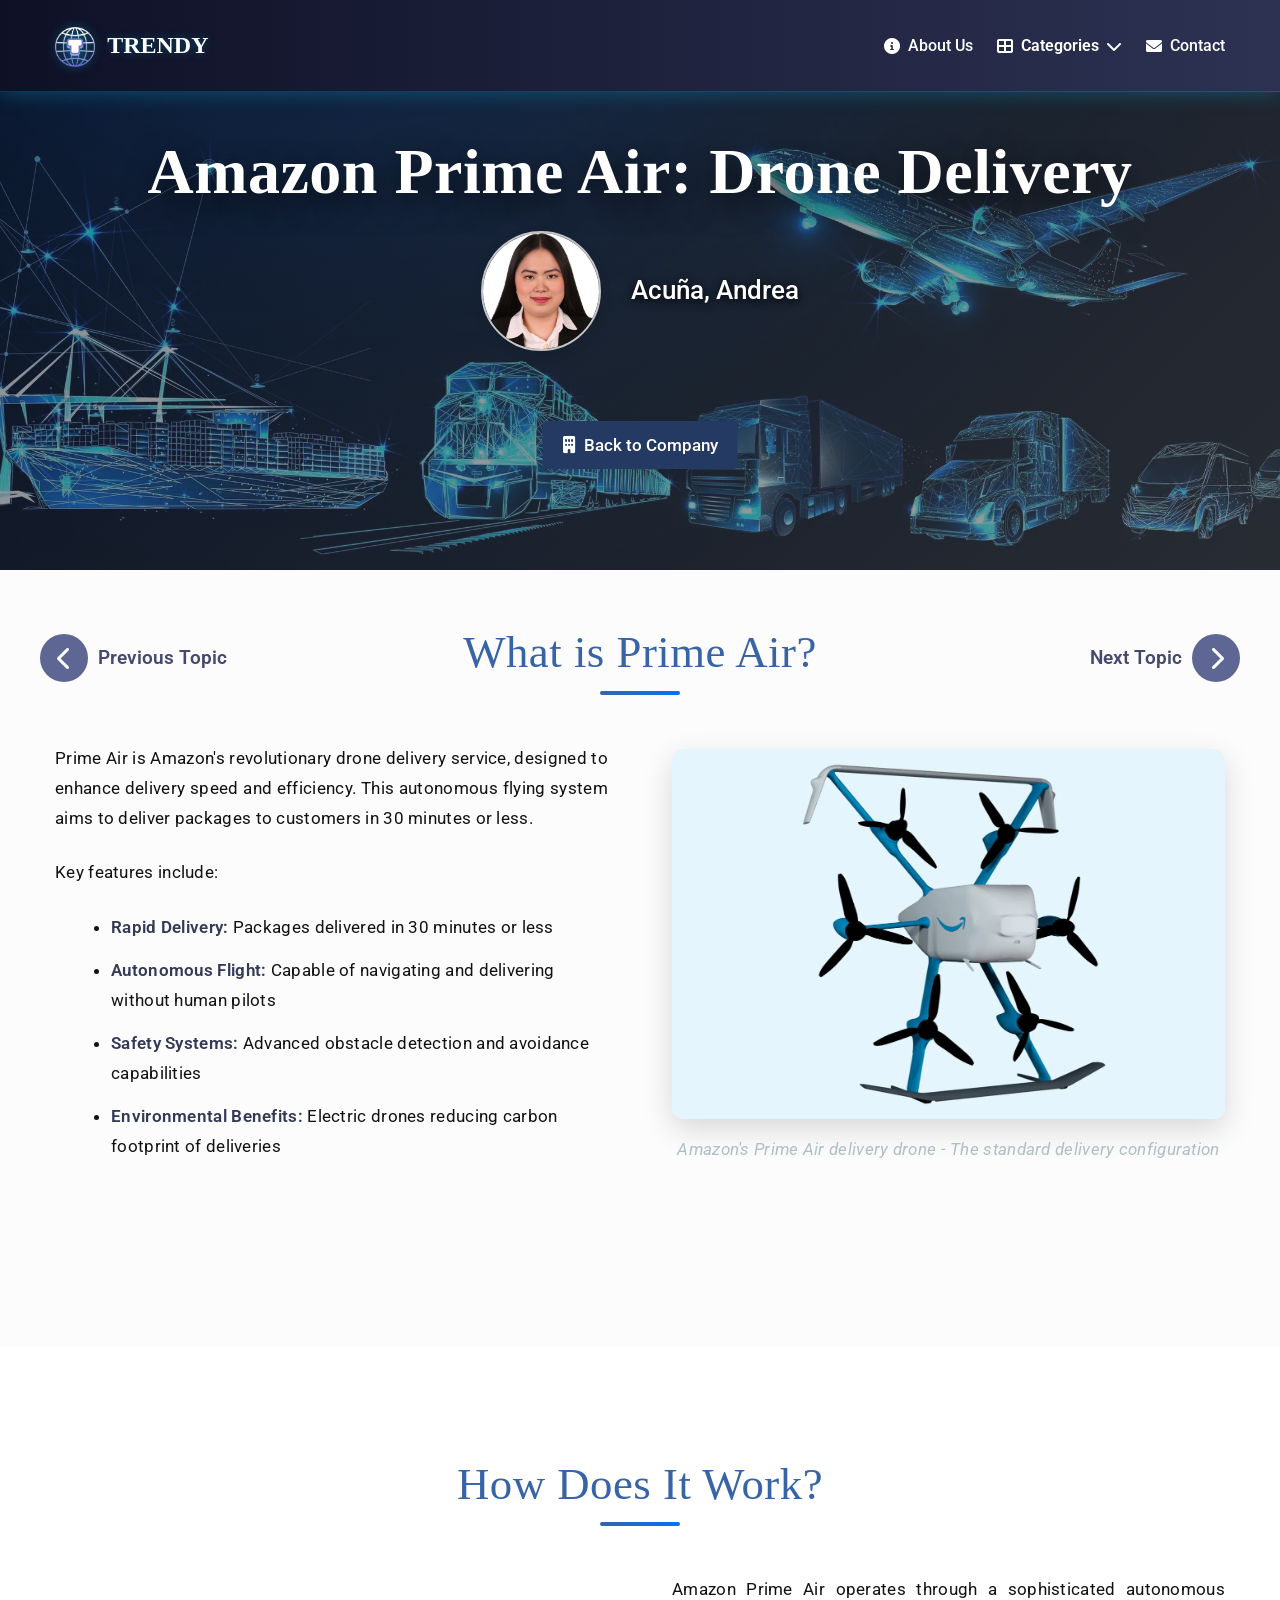
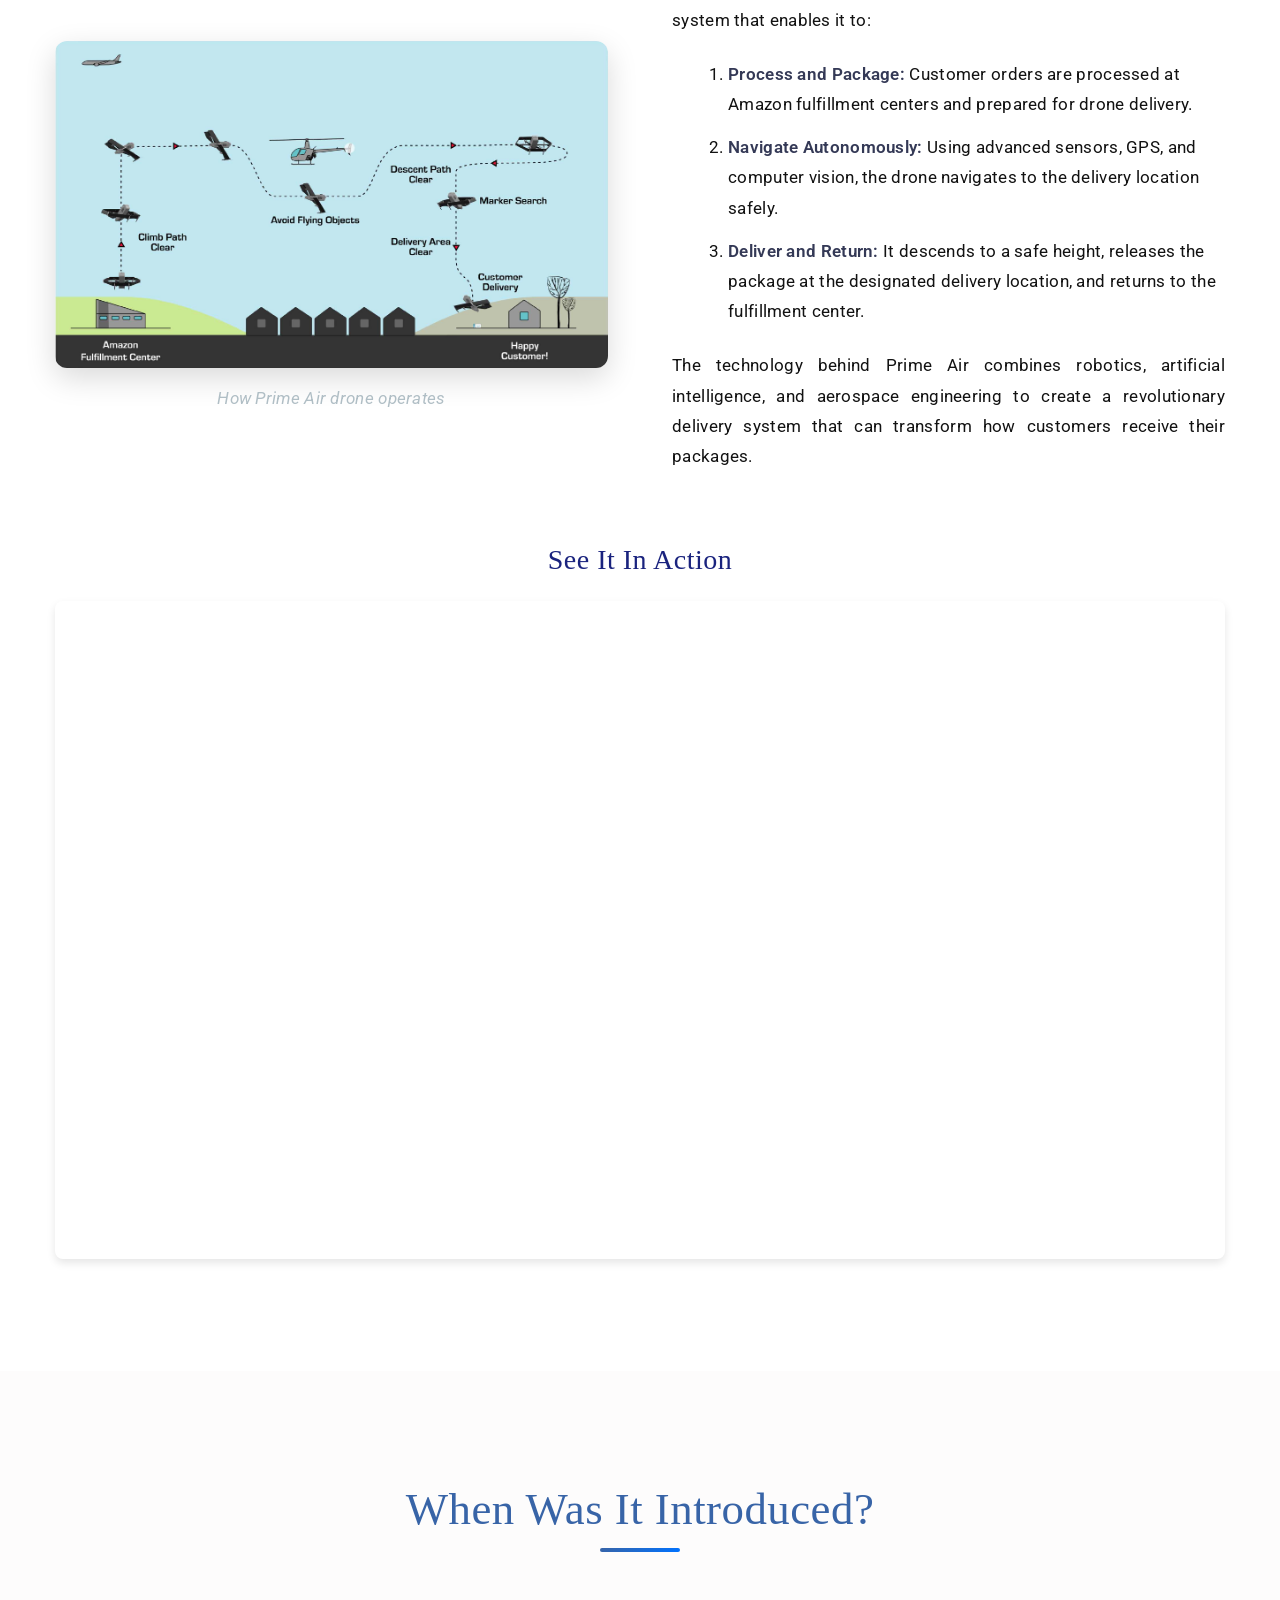
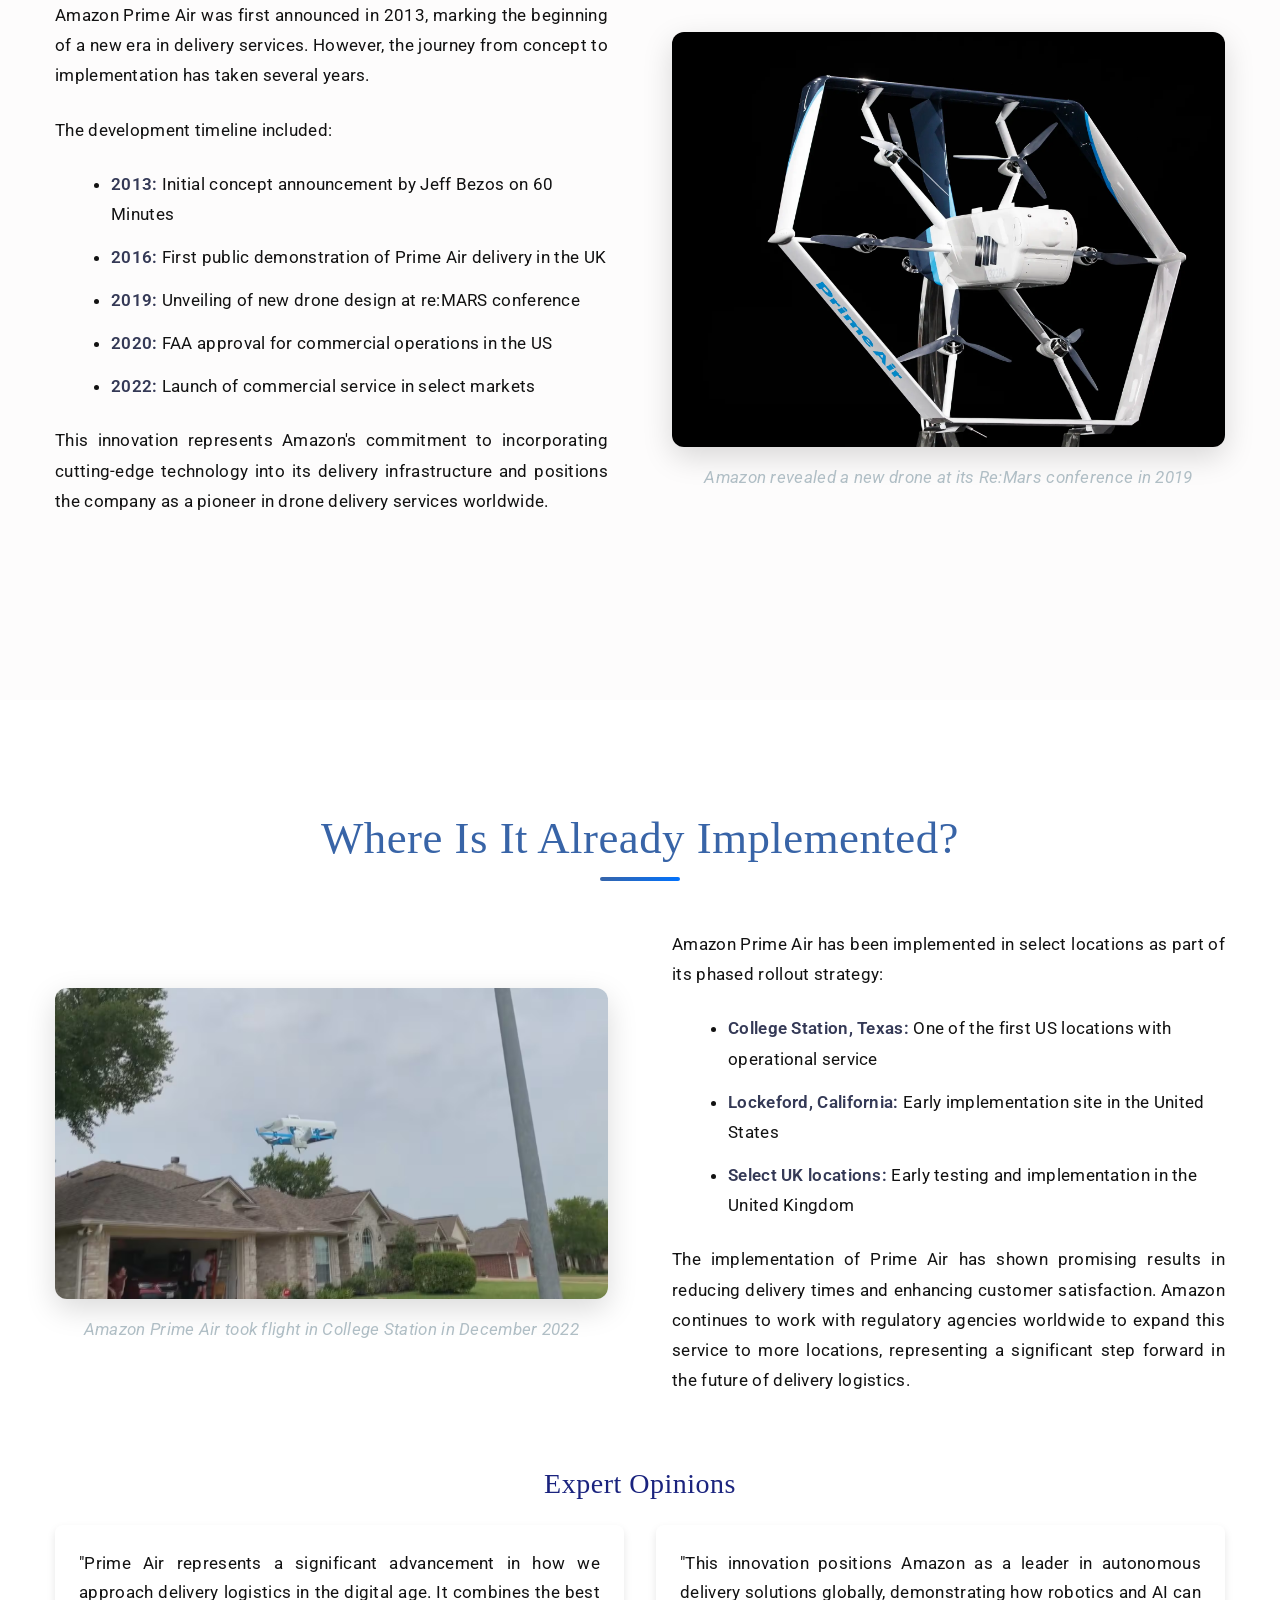
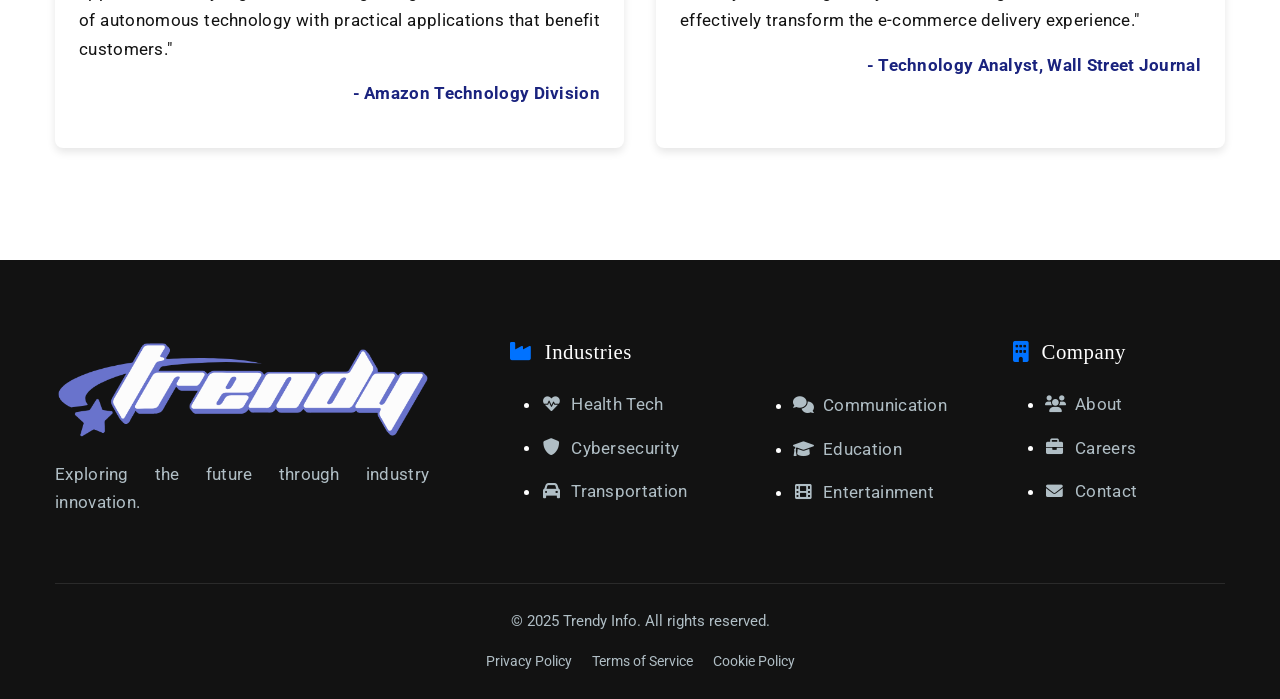
<file: Transportation-Amazon-Prime-Air.html>
<!DOCTYPE html>
<html lang="en">
<head>
    <meta charset="UTF-8">
    <meta name="viewport" content="width=device-width, initial-scale=1.0">
    <title>Amazon Prime Air: Drone Delivery</title>
    <link rel="preconnect" href="https://fonts.googleapis.com">
    <link rel="preconnect" href="https://fonts.gstatic.com" crossorigin>
    <link href="https://fonts.googleapis.com/css2?family=Poppins:wght@300;400;500;600;700&family=Roboto:wght@300;400;500;700&display=swap" rel="stylesheet">
    <!-- External CSS file -->
    <link rel="stylesheet" href="css/bootstrap.css">
    <link rel="stylesheet" href="page.css">
    <link rel="stylesheet" href="https://cdnjs.cloudflare.com/ajax/libs/font-awesome/6.0.0-beta3/css/all.min.css">
</head>
<body>
    <nav class="top-nav"> 
        <div class="container"> 
            <div class="nav-brand"> 
                <a href="home.html"><img src="Logo/logo.png" alt="Trendy Logo" class="logo"></a> 
                <span>TRENDY</span> 
            </div> 
            <div class="nav-links"> 
                <a href="aboutus.html" class="nav-link"><i class="fas fa-info-circle"></i> About Us</a> 
                <div class="dropdown-menu"> 
                    <a href="#categories"><i class="fas fa-th-large"></i> Categories <i class="fas fa-chevron-down"></i></a> 
                    <div class="dropdown-content"> 
                        <a href="communication.html"><i class="fas fa-comments"></i> Communication</a> 
                        <a href="security.html"><i class="fas fa-shield-alt"></i> Security</a> 
                        <a href="health.html"><i class="fas fa-heartbeat"></i> Health</a> 
                        <a href="entertainment.html"><i class="fas fa-film"></i> Entertainment</a> 
                        <a href="transportation.html"><i class="fas fa-car"></i> Transportation</a> 
                        <a href="education.html"><i class="fas fa-graduation-cap"></i> Education</a> 
                    </div>
                </div> 
                <a href="#feedback" class="nav-link"><i class="fas fa-envelope"></i> Contact</a>
            </div> 
        </div> 
    </nav>

    <section id="hero">
        <div class="container">
            <h2>Amazon Prime Air: Drone Delivery</h2>
            <div class="author-info">
                <div class="author-image">
                    <img src="Images/prof-pic.JPG" alt="Author" class="profile-image">
                </div>
                <div class="author-name">
                    <span>Acuña, Andrea</span>
                </div>
            </div>
            <div class="back-button">
                <a href="company.html" class="btn-back"><i class="fas fa-building"></i>Back to Company</a>
            </div>
        </div>
    </section>
    <div class="page-navigation">
        <a href="#" class="nav-button prev">
            <div class="circle">
                <i class="fas fa-chevron-left"></i>
            </div>
            <div class="text">Previous Topic</div>
        </a>
        
        <a href="#" class="nav-button next">
            <div class="circle">
                <i class="fas fa-chevron-right"></i>
            </div>
            <div class="text">Next Topic</div>
        </a>
    </div>

    <main>
        <section id="what" class="product-section">
            <div class="container">
                <h2>What is Prime Air?</h2>
                <div class="content-wrapper">
                    <div class="text-content">
                        <p>Prime Air is Amazon's revolutionary drone delivery service, designed to enhance delivery speed and efficiency. This autonomous flying system aims to deliver packages to customers in 30 minutes or less.</p>
                        <p>Key features include:</p>
                        <ul>
                            <li><strong>Rapid Delivery:</strong> Packages delivered in 30 minutes or less</li>
                            <li><strong>Autonomous Flight:</strong> Capable of navigating and delivering without human pilots</li>
                            <li><strong>Safety Systems:</strong> Advanced obstacle detection and avoidance capabilities</li>
                            <li><strong>Environmental Benefits:</strong> Electric drones reducing carbon footprint of deliveries</li>
                        </ul>
                    </div>
                    <div class="image-content">
                        <img src="Images/amazon-mk30.webp" alt="Amazon Prime Air Drone">
                        <p class="caption"><a href="https://www.theverge.com/2022/11/10/23451851/amazon-mk30-drone-prime-air-delivery" target="newPage">Amazon's Prime Air delivery drone - The standard delivery configuration</a></p>
                    </div>
                </div>
            </div>
        </section>

        <section id="how" class="product-section alt-bg">
            <div class="container">
                <h2>How Does It Work?</h2>
                <div class="content-wrapper">
                    <div class="image-content">
                        <img src="Images/amazon-prime-air-process.png" alt="How Prime Air Drone Works">
                        <p class="caption"><a href="https://medium.com/iet-vit/drones-and-bots-the-future-of-delivery-298f35c8f6ce" target="newPage">How Prime Air drone operates</a></p>
                    </div>
                    <div class="text-content">
                        <p>Amazon Prime Air operates through a sophisticated autonomous system that enables it to:</p>
                        <ol>
                            <li><strong>Process and Package:</strong> Customer orders are processed at Amazon fulfillment centers and prepared for drone delivery.</li>
                            <li><strong>Navigate Autonomously:</strong> Using advanced sensors, GPS, and computer vision, the drone navigates to the delivery location safely.</li>
                            <li><strong>Deliver and Return:</strong> It descends to a safe height, releases the package at the designated delivery location, and returns to the fulfillment center.</li>
                        </ol>
                        <p>The technology behind Prime Air combines robotics, artificial intelligence, and aerospace engineering to create a revolutionary delivery system that can transform how customers receive their packages.</p>
                    </div>
                </div>
                <div class="video-container">
                    <h3>See It In Action</h3>
                    <div class="video-wrapper">
                        <iframe width="100%" height="450" src="https://www.youtube.com/embed/3HJtmx5f1Fc" title="Amazon Prime Air Drone Delivery" frameborder="0" allow="accelerometer; autoplay; clipboard-write; encrypted-media; gyroscope; picture-in-picture; web-share" allowfullscreen></iframe>
                    </div>
                </div>
            </div>
        </section>

        <section id="when" class="product-section">
            <div class="container">
                <h2>When Was It Introduced?</h2>
                <div class="content-wrapper">
                    <div class="text-content">
                        <p>Amazon Prime Air was first announced in 2013, marking the beginning of a new era in delivery services. However, the journey from concept to implementation has taken several years.</p>
                        <p>The development timeline included:</p>
                        <ul>
                            <li><strong>2013:</strong> Initial concept announcement by Jeff Bezos on 60 Minutes</li>
                            <li><strong>2016:</strong> First public demonstration of Prime Air delivery in the UK</li>
                            <li><strong>2019:</strong> Unveiling of new drone design at re:MARS conference</li>
                            <li><strong>2020:</strong> FAA approval for commercial operations in the US</li>
                            <li><strong>2022:</strong> Launch of commercial service in select markets</li>
                        </ul>
                        <p>This innovation represents Amazon's commitment to incorporating cutting-edge technology into its delivery infrastructure and positions the company as a pioneer in drone delivery services worldwide.</p>
                    </div>
                    <div class="image-content">
                        <img src="Images/prime-air-2019-unveil.webp" alt="Prime Air Unveil">
                        <p class="caption"><a href="https://www.aboutamazon.com/news/transportation/a-drone-program-taking-flight" target="newPage">Amazon revealed a new drone at its Re:Mars conference in 2019</a></p>
                    </div>
                </div>
            </div>
        </section>

        <section id="where" class="product-section alt-bg">
            <div class="container">
                <h2>Where Is It Already Implemented?</h2>
                <div class="content-wrapper">
                    <div class="image-content">
                        <img src="Images/prime-air-college-station.avif" alt="Prime Air in use">
                        <p class="caption"><a href="https://www.kbtx.com/2024/02/23/amazon-gives-drone-delivery-presentation-residents-split-response/" target="newPage">Amazon Prime Air took flight in College Station in December 2022</a></p>
                    </div>
                    <div class="text-content">
                        <p>Amazon Prime Air has been implemented in select locations as part of its phased rollout strategy:</p>
                        <ul>
                            <li><strong>College Station, Texas:</strong> One of the first US locations with operational service</li>
                            <li><strong>Lockeford, California:</strong> Early implementation site in the United States</li>
                            <li><strong>Select UK locations:</strong> Early testing and implementation in the United Kingdom</li>
                        </ul>
                        <p>The implementation of Prime Air has shown promising results in reducing delivery times and enhancing customer satisfaction. Amazon continues to work with regulatory agencies worldwide to expand this service to more locations, representing a significant step forward in the future of delivery logistics.</p>
                    </div>
                </div>
                <div class="testimonials">
                    <h3>Expert Opinions</h3>
                    <div class="testimonial-grid">
                        <div class="testimonial">
                            <p>"Prime Air represents a significant advancement in how we approach delivery logistics in the digital age. It combines the best of autonomous technology with practical applications that benefit customers."</p>
                            <p class="author">- Amazon Technology Division</p>
                        </div>
                        <div class="testimonial">
                            <p>"This innovation positions Amazon as a leader in autonomous delivery solutions globally, demonstrating how robotics and AI can effectively transform the e-commerce delivery experience."</p>
                            <p class="author">- Technology Analyst, Wall Street Journal</p>
                        </div>
                    </div>
                </div>
            </div>
        </section>
    </main>

    <footer>
        <div class="container">
            <div class="footer-content">
                <div class="footer-brand">
                    <img src="Logo/trendy.png" alt="Trendy Logo" class="footer-logo">
                    <p class="footer-description">Exploring the future through industry innovation.</p>
                </div>
                
                <div class="footer-links">
                    <div class="link-group">
                        <h4><i class="fas fa-industry"></i> Industries</h4>
                        <ul>
                            <li><a href="health.html"><i class="fas fa-heartbeat"></i> Health Tech</a></li>
                            <li><a href="security.html"><i class="fas fa-shield-alt"></i> Cybersecurity</a></li>
                            <li><a href="transportation.html"><i class="fas fa-car"></i> Transportation</a></li>
                        </ul>
                    </div>
                    <div class="link-group-2">
                        <ul>
                            <li><a href="communication.html"><i class="fas fa-comments"></i> Communication</a></li>
                            <li><a href="education.html"><i class="fas fa-graduation-cap"></i> Education</a></li>
                            <li><a href="entertainment.html"><i class="fas fa-film"></i> Entertainment</a></li>
                        </ul>
                    </div>
                    
                    <div class="link-group">
                        <h4><i class="fas fa-building"></i> Company</h4>
                        <ul>
                            <li><a href="about.html"><i class="fas fa-users"></i> About</a></li>
                            <li><a href="#"><i class="fas fa-briefcase"></i> Careers</a></li>
                            <li><a href="#feedback"><i class="fas fa-envelope"></i> Contact</a></li>
                        </ul>
                    </div>
                </div>
            </div>
            
            <div class="footer-bottom">
                <div class="copyright">
                    © 2025 Trendy Info. All rights reserved.
                </div>
                <div class="legal-links">
                    <a href="#">Privacy Policy</a>
                    <a href="#">Terms of Service</a>
                    <a href="#">Cookie Policy</a>
                </div>
            </div>
        </div>
    </footer> 
</body>
<script src="js/bootstrap.js"></script>
</html>
</file>
<file: page.css>
/* CSS Variables */
:root {
    --primary: #3864a7;
    --secondary: #0072ff;
    --accent: #7d00ff;
    --dark: #121212;
    --light: #f0f7ff;
    --white: #ffffff;
    --gray: #b0bec5;
    --text-shadow: 0 0 10px rgba(0, 198, 255, 0.5);
    --glow: 0 0 15px rgba(0, 198, 255, 0.7);
    --shadow-sm: 0 4px 12px rgba(0, 0, 0, 0.1);
    --shadow-lg: 0 10px 30px rgba(0, 0, 0, 0.15);
    --radius: 12px;
    --transition: all 0.3s ease;
    --heading-font: 'Georgia', serif;
    --body-font: 'Roboto', sans-serif;
    --gradient: linear-gradient(135deg, var(--primary), var(--secondary));
    --glass: rgba(255, 255, 255, 0.1);
    --error: #ff4b5c;
    --text-light: #636e72;
    --light-gray: #dfe6e9;
}

body {
    font-family: var(--body-font);
    line-height: 1.7;
    color: var(--dark);
    padding-top: 70px;
    background-color: #fdfcfc;
    font-size: 1.05rem;
}

/*Text readability */
p {
    text-align: justify;
}
p, li {
    font-size: 1.05rem;
    letter-spacing: 0.3px;
}
strong{
    font-weight: 600;
    color: #343956;
}

h1, h2, h3, h4, h5, h6 {
    font-family: var(--heading-font);
    letter-spacing: 0.5px;
}

.container {
    max-width: 1200px;
    margin: 0 auto;
    padding: 0 15px;
}

/* ===== NAVIGATION ===== */
.top-nav { 
    background: linear-gradient(to right, #0e1126, #2d3253);
    position: fixed; 
    top: 0;
    left: 0;
    width: 100%; 
    z-index: 1000; 
    box-shadow: 0 0 20px rgba(0, 198, 255, 0.3);
    padding: 20px 0; 
    border-bottom: 1px solid rgba(0, 198, 255, 0.2);
} 

.top-nav .container { 
    display: flex; 
    justify-content: space-between; 
    align-items: center; 
} 

.nav-brand { 
    display: flex; 
    align-items: center; 
    gap: 12px; 
    font-family: var(--heading-font); 
    font-weight: 700; 
    font-size: 1.5rem; 
    color: var(--white);
    text-decoration: none;
} 

.nav-brand .logo { 
    height: 40px; 
    width: auto;
    filter: drop-shadow(0 0 5px rgba(0, 198, 255, 0.5));
    transition: filter 0.3s ease;
} 

.nav-brand:hover .logo { 
    filter: drop-shadow(0 0 8px rgba(0, 198, 255, 0.8));
} 

.nav-brand span {
    text-shadow: 0 0 10px rgba(0, 198, 255, 0.3);
}

.nav-links { 
    display: flex; 
    align-items: center; 
    gap: 1.5rem;
} 

.nav-link { 
    color: var(--white);
    font-weight: 500; 
    font-size: 1rem; 
    display: flex; 
    align-items: center; 
    gap: 8px; 
    position: relative; 
    padding: 0.75rem 0; 
    transition: var(--transition);
    text-decoration: none;
}
.nav-link:hover {
    color: var(--primary);
}
.dropdown-menu, 
.dropdown-menu > a,
.dropdown-toggle,
.btn,
.btn-light,
.bg-white {
    border: none !important;
    outline: none !important;
}
.dropdown-menu:focus,
.dropdown-menu > a:focus,
.dropdown-toggle:focus,
.btn:focus,
.btn-light:focus {
    box-shadow: none !important;
    outline: none !important;
}

.dropdown-menu {
    position: relative;
    display: inline-block;
    background-color: transparent !important;
    margin-right: -2.2rem;
}
.dropdown-menu > a {
    display: flex; 
    align-items: center; 
    gap: 8px;
    color: var(--white);
    font-weight: 600; 
    position: relative;
    text-decoration: none;
    background-color: transparent !important;
    transition: var(--transition);
}
.dropdown-menu > a:hover {
    color: var(--primary);
}

.btn, .btn-light, .bg-white, .dropdown-toggle {
    background-color: transparent !important;
    border: none !important;
    box-shadow: none !important;
} 

.dropdown-content { 
    display: none; 
    position: absolute; 
    top: 100%; 
    left: 0;
    background-color: rgba(18, 18, 18, 0.95);
    min-width: 240px; 
    border-radius: var(--radius); 
    padding: 1rem 0; 
    z-index: 1001; 
    box-shadow: var(--shadow-lg); 
    opacity: 0; 
    transform: translateY(10px); 
    transition: opacity 0.3s ease, transform 0.3s ease;
    border: 1px solid rgba(0, 198, 255, 0.2); /* Added subtle border */
} 

.dropdown-menu:hover .dropdown-content { 
    display: block; 
    opacity: 1;
    transform: translateY(0);
} 

.dropdown-content a { 
    display: flex; 
    align-items: center; 
    gap: 12px; 
    padding: 0.8rem 1.5rem; 
    font-weight: 500; 
    color: var(--white);
    transition: var(--transition); 
    text-decoration: none;
} 

.dropdown-content a:hover { 
    background-color: rgba(0, 198, 255, 0.1);
    color: var(--primary); 
    padding-left: 1.8rem; 
    text-decoration: none;
} 

.dropdown-content a i { 
    font-size: 1rem; 
    color: var(--primary); 
    width: 20px; 
    text-align: center; 
}
/* ===== HERO SECTION ===== */
#hero {
    background-image: url('Images/transpo-bg.webp');
    background-size: cover;
    background-position: center;
    color: white;
    text-align: center;
    padding: 4rem 0;
    min-height: 500px;
    margin-top: 0;
    position: relative;
}

#hero::before {
    content: '';
    position: absolute;
    top: 0;
    left: 0;
    width: 100%;
    height: 100%;
    background: linear-gradient(135deg, rgba(19, 26, 46, 0.8), rgba(72, 72, 72, 0.893));
    opacity: 0.6;
    z-index: 1;
}

#hero .container {
    position: relative;
    z-index: 2;
}

#hero h2 {
    font-size: 3.5rem;
    margin-bottom: 1rem;
    font-weight: 700;
    text-shadow: 0 10px 30px rgba(0, 0, 0, 0.687);
}

#hero p {
    font-size: 1.4rem;
    max-width: 800px;
    margin: 0 auto;
    opacity: 0.9;
}

/* Author information styling */
.author-info {
    display: flex;
    align-items: center;
    justify-content: center;
    margin: 20px auto;
    flex-wrap: wrap;
}

.author-image {
    width: 7.5rem;
    height: 7.5rem;
    border-radius: 50%;
    background-color: none;
    border: 2px solid #c4c4c4;
    box-shadow: 0 4px 12px rgba(0, 0, 0, 0.1);
    overflow: hidden;
    margin: 0 15px 10px 15px;
}

.profile-image {
    width: 100%;
    height: 100%;
    object-fit: cover;
}

.author-name {
    color: #ffffff;
    text-shadow: 0 2px 10px #000000;
    padding: 8px 15px;
    border-radius: 4px;
    font-weight: 500;
    margin-bottom: 10px;
    font-size: 1.6rem;
    font-family: var(--body-font);
}

/* Back button styling */
.back-button {
    position: absolute;
    margin-top: 40px;
    transform: translateX(-50%);
    left: 50%;
    text-align: center;
    z-index: 3;
}

.btn-back {
    display: inline-block;
    background-color: #253a63;
    color: #fff;
    padding: 10px 20px;
    text-decoration: none;
    border-radius: 4px;
    font-weight: 500;
    transition: background-color 0.3s;
}

.btn-back i {
    margin-right: 8px;
}

.btn-back:hover {
    background-color: #0c1a2b;
}
/* ===== PAGINATION NAVIGATION ===== */
.page-navigation {
    display: flex;
    justify-content: space-between;
    align-items: center;
    margin-top: 4rem;
    margin-bottom: -11.5rem;
    position: relative;
}

.nav-button {
    display: flex;
    align-items: center;
    text-decoration: none;
    color: #44496d;
    font-weight: 600;
    position: relative;
    z-index: 2;
}

.nav-button.prev {
    margin-left: 30px;
    margin-right: auto;
}

.nav-button.next {
    margin-right: 30px;
    margin-left: auto;
    flex-direction: row-reverse;
}

.nav-button .circle {
    width: 50px;
    height: 50px;
    border-radius: 50%;
    color: #ffffff;
    background-color: rgb(94, 102, 147);
    display: flex;
    align-items: center;
    justify-content: center;
    font-size: 1.5rem;
    margin: 0 10px;
    transition: all 0.3s ease;
}

.nav-button:hover .circle {
    background-color: #464882;
    color: white;
}

.nav-button .text {
    font-size: 1.2rem;
}

/* ===== PRODUCT SECTIONS ===== */
.product-section {
    padding: 6rem 0;
}

.product-section h2 {
    text-align: center;
    margin-bottom: 3rem;
    color: var(--primary);
    font-size: 2.5rem;
    position: relative;
    padding-bottom: 15px;
}

.product-section h2::after {
    content: '';
    position: absolute;
    bottom: 0;
    left: 50%;
    transform: translateX(-50%);
    width: 80px;
    height: 4px;
    background: var(--gradient);
    border-radius: 2px;
}

.alt-bg {
    background-color: var(--white);
}

.content-wrapper {
    display: flex;
    gap: 3rem;
    margin-bottom: 3rem;
    align-items: center;
}

.text-content, .image-content {
    flex: 1;
}

.text-content p, .text-content ul, .text-content ol {
    margin-bottom: 1.5rem;
    font-size: 1.05rem;
    color: var(--dark);
    line-height: 1.8;
}

.text-content ul, .text-content ol {
    margin-left: 1.5rem;
}

.text-content li {
    margin-bottom: 0.8rem;
}

.image-content img {
    width: 100%;
    border-radius: var(--radius);
    box-shadow: var(--shadow-lg);
    transition: transform 0.3s ease;
}

.image-content:hover img {
    transform: scale(1.02);
}

.caption {
    text-align: center;
    font-style: italic;
    margin-top: 1rem;
    color: var(--gray);
}

.caption a {
    text-decoration: none;
    color: inherit;
    transition: var(--transition);
    display: inline-block;
    width: 100%;
    text-align: center;
}

.caption a:hover {
    color: #3182ce;
}

/* ===== VIDEO CONTAINER ===== */
.video-container {
    margin-top: 3rem;
}

.video-container h3 {
    text-align: center;
    margin-bottom: 1.5rem;
    color: #1a237e;
}

.video-wrapper {
    position: relative;
    padding-bottom: 56.25%; /* 16:9 aspect ratio */
    height: 0;
    overflow: hidden;
    border-radius: 8px;
    box-shadow: 0 4px 8px rgba(0, 0, 0, 0.1);
}

.video-wrapper iframe {
    position: absolute;
    top: 0;
    left: 0;
    width: 100%;
    height: 100%;
}

/* ===== TESTIMONIALS ===== */
.testimonials {
    margin-top: 3rem;
}

.testimonials h3 {
    text-align: center;
    margin-bottom: 1.5rem;
    color: #1a237e;
}

.testimonial-grid {
    display: grid;
    grid-template-columns: repeat(auto-fit, minmax(300px, 1fr));
    gap: 2rem;
}

.testimonial {
    background-color: white;
    padding: 1.5rem;
    border-radius: 8px;
    box-shadow: 0 4px 8px rgba(0, 0, 0, 0.1);
}

.testimonial p {
    margin-bottom: 1rem;
}

.testimonial .author {
    font-weight: bold;
    text-align: right;
    color: #1a237e;
}

/* ===== FOOTER ===== */
footer {
    background-color: var(--dark);
    color: var(--white);
    padding: 80px 0 0;
}

.footer-content {
    display: grid;
    grid-template-columns: 1fr 2fr;
    gap: 60px;
    margin-bottom: 50px;
}

.footer-brand {
    display: flex;
    flex-direction: column;
    gap: 20px;
}

.footer-brand .footer-logo {
    height: 100px;
    width: auto;
}

.footer-brand span {
    font-family: var(--heading-font);
    font-weight: 700;
    font-size: 1.8rem;
    color: var(--white);
}

.footer-description {
    color: var(--gray);
    line-height: 1.7;
}

.footer-links {
    display: grid;
    grid-template-columns: repeat(3, 1fr);
    gap: 40px;
}

.link-group h4 {
    color: var(--white);
    margin-bottom: 25px;
    font-size: 1.3rem;
    display: flex;
    align-items: center;
    gap: 12px;
}

.link-group h4 i {
    color: var(--secondary);
}

.link-group ul li {
    margin-bottom: 15px;
    transition: var(--transition);
}

.link-group ul li:hover {
    transform: translateX(5px);
}

.link-group a {
    color: var(--gray);
    display: flex;
    align-items: center;
    gap: 10px;
    transition: var(--transition);
    text-decoration: none;
}

.link-group a:hover {
    color: var(--secondary);
    text-decoration: none;
}

.link-group a i {
    width: 20px;
    text-align: center;
}
.link-group-2{
    margin-top: 3.2rem;
}
.link-group-2 ul li {
    margin-bottom: 15px;
    transition: var(--transition);
}

.link-group-2 ul li:hover {
    transform: translateX(5px);
}

.link-group-2 a {
    color: var(--gray);
    display: flex;
    align-items: center;
    gap: 10px;
    transition: var(--transition);
    text-decoration: none;
}

.link-group-2 a:hover {
    color: var(--secondary);
    text-decoration: none;
}

.link-group-2 a i {
    width: 20px;
    text-align: center;
}

.footer-bottom {
    border-top: 1px solid rgba(255, 255, 255, 0.1);
    padding: 25px 0;
    display: flex;
    flex-direction: column;
    align-items: center;
    gap: 15px;
}

.copyright {
    color: var(--gray);
    font-size: 0.95rem;
    text-align: center;
}

.legal-links {
    display: flex;
    justify-content: center;
    gap: 20px;
    flex-wrap: wrap;
}

.legal-links a {
    color: var(--gray);
    font-size: 0.9rem;
    transition: var(--transition);
    text-decoration: none;
}

.legal-links a:hover {
    color: var(--secondary);
    text-decoration: none;
}

/* ===== FUTURISTIC ELEMENTS ===== */
.futuristic-border {
    position: relative;
    border: 1px solid rgba(0, 198, 255, 0.3);
    border-radius: var(--radius);
    overflow: hidden;
}

.futuristic-border::before {
    content: '';
    position: absolute;
    top: 0;
    left: -100%;
    width: 100%;
    height: 1px;
    background: var(--gradient);
    animation: border-flow 3s linear infinite;
}

@keyframes border-flow {
    0% { left: -100%; }
    100% { left: 100%; }
}

/* ===== GLOWING ELEMENTS ===== */
.glow-text {
    text-shadow: var(--text-shadow);
}

.glow-box {
    box-shadow: var(--glow);
}

/* ===== RESPONSIVE DESIGN ===== */
@media (max-width: 768px) {
    .author-info {
        flex-direction: column;
    }
    
    .author-image {
        margin-bottom: 15px;
    }
    
    .back-button{
        padding: 8px 16px;
        font-size: 0.9rem;
        position: absolute;
        top: 19rem;
        left: 50%;
        width: auto;
        z-index: 10;
    }
    
    .btn-back {
        font-size: 0.85rem;
        padding: 6px 12px;
        margin-top: 1rem;
    }
    
    .content-wrapper {
        flex-direction: column;
    }
    
    header .container {
        flex-direction: column;
        text-align: center;
    }
    
    nav ul {
        margin-top: 1rem;
    }
    
    nav ul li {
        margin: 0 0.75rem;
    }
    
    /* Navigation responsive styles */
    .top-nav {
        padding: 10px 0;
    }
    
    .top-nav .container {
        flex-direction: row;
        justify-content: space-between;
        padding: 0 15px;
    }
    
    .nav-brand {
        margin-bottom: 0;
    }
    
    .nav-links {
        display: flex;
        flex-direction: row;
        flex-wrap: nowrap;
        justify-content: space-between;
        align-items: center;
        gap: 15px;
        width: auto;
    }
    
    .nav-link, .dropdown-menu > a {
        font-size: 0.85rem;
        padding: 6px 10px;
        background-color: transparent;
        border-radius: 4px;
        margin-left: -60px;
        transition: background-color 0.3s;
        text-decoration: none;
        display: flex;
        align-items: center;
        gap: 5px;
        white-space: nowrap;
    }
    
    .dropdown-menu {
        position: relative;
        display: inline-flex;
        width: auto;
        margin: 0;
        justify-content: center;
    }
    
    .dropdown-content {
        position: absolute;
        width: 200px;
        max-width: 250px;
        left: auto;
        right: auto;
        transform: none;
        top: 100%;
    }
    
    #hero {
        margin-top: 0;
        padding: 4rem 0;
    }
    
    #hero h2 {
        font-size: 2.8rem;
        padding: 0 15px;
    }
    
    #hero p {
        font-size: 1.2rem;
        padding: 0 15px;
    }
    
    .dropdown-menu > a {
        justify-content: center;
    }
    
    /* Pagination responsive styles */
    .page-navigation {
        margin-top: 3rem;
        margin-bottom: -3.5rem;
    }
    
    .nav-button .circle {
        width: 45px;
        height: 45px;
        font-size: 1.2rem;
    }
    
    .nav-button .text {
        font-size: 1rem;
    }
    
    .nav-button.prev {
        margin-left: 20px;
    }
    
    .nav-button.next {
        margin-right: 20px;
    }
    
    /* Footer responsive styles */
    .footer-content {
        grid-template-columns: 1fr;
        gap: 40px;
    }
    
    .footer-links {
        grid-template-columns: 1fr;
        gap: 10px;
    }
    .link-group-2 {
        margin-top: -1rem;
    }
    
    .footer-brand .footer-logo {
        height: 80px;
    }
    
    .legal-links {
        flex-direction: column;
        align-items: center;
        gap: 10px;
    }
}
@media (min-width: 769px) and (max-width: 1024px) {
    /* Tablet-sized devices */
    .footer-content {
        grid-template-columns: 1fr 1fr;
    }
    
    .footer-links {
        grid-template-columns: repeat(2, 1fr);
    }
    
    .footer-brand .footer-logo {
        height: 90px;
    }
    .page-navigation {
        align-items: center;
        margin-top: 3rem;
        margin-bottom: -4.5rem;
    }
    
    .nav-button .circle {
        width: 45px;
        height: 45px;
        font-size: 1.2rem;
    }
    
    .nav-button .text {
        font-size: 1rem;
    }
    
    .nav-button.prev {
        margin-left: 25;
        margin-right: 0;
    }
    
    .nav-button.next {
        margin-left: 0;
        margin-right: 25;
    }
}

@media (max-width: 650px) {
    /* Small mobile devices */
    .author-image {
        width: 80px;
        height: 80px;
    }
    
    .author-name {
        padding: 6px 12px;
        font-size: 1rem;
    }
    body {
        padding-top: 60px;
    }
    h2{
        font-size: 1.5rem;
    }
    p, li {
        font-size: 0.90rem;
        letter-spacing: 0.3px;
    }
    
    .text-content p, .text-content ul, .text-content ol {
        font-size: 0.90rem;
        line-height: 1.6;
    }
    
    .top-nav {
        padding: 8px 0;
    }
    
    .nav-brand .logo {
        height: 30px;
    }
    
    .nav-brand span {
        font-size: 1rem;
    }
    
    .nav-links {
        gap: 5px;
    }
    
    .nav-link, .dropdown-menu > a {
        font-size: 0.6rem;
        padding: 6px 10px;
        background-color: transparent;
        border-radius: 4px;
        margin-left: -90px;
        transition: background-color 0.3s;
        text-decoration: none;
        display: flex;
        align-items: center;
        gap: 5px;
        white-space: nowrap;
    }
    
    .dropdown-menu {
        position: relative;
        display: inline-flex;
        width: auto;
        margin: 0;
        justify-content: center;
    }
    
    .dropdown-content {
        position: absolute;
        width: 180px;
        left: -100px;
        right: auto;
        top: 100%;
    }
    
    .dropdown-content a {
        padding: 0.5rem 0.75rem;
        font-size: 0.70rem;
    }

    #hero {
        margin-top: 0;
    }
    
    #hero h2 {
        font-size: 2.5rem;
        padding: 0px;
        width: 100%;
        text-align: center;
        word-wrap: break-word;
        overflow-wrap: break-word;
    }
    .back-button{
        padding: 8px 16px;
        font-size: 0.9rem;
        position: absolute;
        top: 19rem;
        left: 50%;
        width: auto;
        z-index: 10;
    }
    
    .btn-back {
        font-size: 0.85rem;
        padding: 6px 12px;
        margin-top: 1rem;
    }
    .footer-brand .footer-logo {
        height: 65px;
    }

    .footer-brand span {
        font-size: 0.75rem;
    }
    .footer-links {
        grid-template-columns: 1fr;
    }

    .link-group h4 {
        font-size: 1.2rem;
    }
    .link-group ul li {
        font-size: 0.8rem;
    }
    .link-group-2 ul li {
        font-size: 0.8rem;
    }

   .footer-bottom {
        padding: 20px 0;
    }

   .copyright {
        font-size: 0.8rem;
    }
    .legal-links {
        gap: 8px;
    }
    .legal-links a {
        font-size: 0.7rem;
    }
    .product-section h2 {
        font-size: 2rem;
        margin-bottom: 1.5rem;
        padding-bottom: 10px;
    }
    .page-navigation {
        margin-top: 2rem;
        margin-bottom: -4.5rem;
    }
    
    .nav-button .circle {
        width: 25px;
        height: 25px;
        font-size: 0.7rem;
    }
    
    .nav-button .text {
        font-size: 0.7rem;
    }
    
    .nav-button.prev {
        margin-left: 10px;
    }
    
    .nav-button.next {
        margin-right: 10px;
    }
  }
  

@media (min-width: 1025px) and (max-width: 1440px) {
    .container {
        max-width: 1200px;
    }
    
    #hero h2 {
        font-size: 4rem;
    }
    
    #hero p {
        font-size: 1.5rem;
    }
    
    .product-section {
        padding: 7rem 0;
    }
    
    .product-section h2 {
        font-size: 2.8rem;
    }
    
    .content-wrapper {
        gap: 4rem;
    }
    
    .footer-content {
        gap: 80px;
    }
    .page-navigation {
        margin-top: 4rem;
        margin-bottom: -10.5rem;
    }
    
    .nav-button .circle {
        width: 48px;
        height: 48px;
    }
}

/* X-Large devices (large desktops, 1441px and up) */
@media (min-width: 1441px) {
    .container {
        max-width: 1400px;
    }
    
    body {
        font-size: 1.1rem;
    }
    
    #hero {
        padding: 10rem 0;
    }
    
    #hero h2 {
        font-size: 4.5rem;
    }
    
    #hero p {
        font-size: 1.6rem;
        max-width: 900px;
    }
    
    .product-section {
        padding: 8rem 0;
    }
    
    .product-section h2 {
        font-size: 3rem;
        margin-bottom: 4rem;
    }
    
    .content-wrapper {
        gap: 5rem;
    }
    
    .text-content p, .text-content ul, .text-content ol {
        font-size: 1.1rem;
        line-height: 1.9;
    }
    
    .footer-content {
        gap: 100px;
    }
    
    .footer-brand .footer-logo {
        height: 120px;
    }
    
    .footer-brand span {
        font-size: 2rem;
    }
    
    .page-navigation {
        margin-top: 5rem;
        margin-bottom: -12rem;
    }
    
    .nav-button .circle {
        width: 55px;
        height: 55px;
        font-size: 1.6rem;
    }
    
    .nav-button .text {
        font-size: 1.3rem;
    }
}
</file>
<file: companyPage.css>
/* CSS Variables */
:root {
    --primary: #3864a7;
    --secondary: #0072ff;
    --accent: #7d00ff;
    --dark: #121212;
    --light: #f0f7ff;
    --white: #ffffff;
    --gray: #b0bec5;
    --text-shadow: 0 0 10px rgba(0, 198, 255, 0.5);
    --glow: 0 0 15px rgba(0, 198, 255, 0.7);
    --shadow-sm: 0 4px 12px rgba(0, 0, 0, 0.1);
    --shadow-lg: 0 10px 30px rgba(0, 0, 0, 0.15);
    --radius: 12px;
    --transition: all 0.3s ease;
    --heading-font: 'Georgia', serif;
    --body-font: 'Roboto', sans-serif;
    --gradient: linear-gradient(135deg, var(--primary), var(--secondary));
    --glass: rgba(255, 255, 255, 0.1);
    --error: #ff4b5c;
    --text-light: #636e72;
    --light-gray: #dfe6e9;
}

body {
    font-family: var(--body-font);
    line-height: 1.7;
    color: var(--dark);
    padding-top: 70px;
    background-color: #fdfcfc;
    font-size: 1.05rem;
}

/*Text readability */
p, li {
    font-size: 1.05rem;
    letter-spacing: 0.3px;
}

h1, h2, h3, h4, h5, h6 {
    font-family: var(--heading-font);
    letter-spacing: 0.5px;
}

.container {
    max-width: 1200px;
    margin: 0 auto;
    padding: 0 20px;
}

/* ===== NAVIGATION ===== */
.top-nav { 
    background: linear-gradient(to right, #0e1126, #2d3253);
    position: fixed; 
    top: 0;
    left: 0;
    width: 100%; 
    z-index: 1000; 
    box-shadow: 0 0 20px rgba(0, 198, 255, 0.3);
    padding: 20px 0; 
    border-bottom: 1px solid rgba(0, 198, 255, 0.2);
} 

.top-nav .container { 
    display: flex; 
    justify-content: space-between; 
    align-items: center; 
} 

.nav-brand { 
    display: flex; 
    align-items: center; 
    gap: 12px; 
    font-family: var(--heading-font); 
    font-weight: 700; 
    font-size: 1.5rem; 
    color: var(--white);
    text-decoration: none;
} 

.nav-brand .logo { 
    height: 40px; 
    width: auto;
    filter: drop-shadow(0 0 5px rgba(0, 198, 255, 0.5));
    transition: filter 0.3s ease;
} 

.nav-brand:hover .logo { 
    filter: drop-shadow(0 0 8px rgba(0, 198, 255, 0.8));
} 

.nav-brand span {
    text-shadow: 0 0 10px rgba(0, 198, 255, 0.3);
}

.nav-links { 
    display: flex; 
    align-items: center; 
    gap: 1.5rem;
} 

.nav-link { 
    color: var(--white);
    font-weight: 500; 
    font-size: 1rem; 
    display: flex; 
    align-items: center; 
    gap: 8px; 
    position: relative; 
    padding: 0.75rem 0; 
    transition: var(--transition);
    text-decoration: none;
}
.nav-link:hover {
    color: var(--primary);
}
.dropdown-menu, 
.dropdown-menu > a,
.dropdown-toggle,
.btn,
.btn-light,
.bg-white {
    border: none !important;
    outline: none !important;
}
.dropdown-menu:focus,
.dropdown-menu > a:focus,
.dropdown-toggle:focus,
.btn:focus,
.btn-light:focus {
    box-shadow: none !important;
    outline: none !important;
}

.dropdown-menu {
    position: relative;
    display: inline-block;
    background-color: transparent !important;
    margin-right: -2.2rem;
}
.dropdown-menu > a {
    display: flex; 
    align-items: center; 
    gap: 8px;
    font-weight: 500;
    color: var(--white); 
    position: relative;
    text-decoration: none;
    background-color: transparent !important;
    transition: var(--transition);
}
.dropdown-menu > a:hover {
    color: var(--primary);
}

.btn, .btn-light, .bg-white, .dropdown-toggle {
    background-color: transparent !important;
    border: none !important;
    box-shadow: none !important;
} 

.dropdown-content { 
    display: none; 
    position: absolute; 
    top: 100%; 
    left: 0;
    background-color: rgba(18, 18, 18, 0.95);
    min-width: 240px; 
    border-radius: var(--radius); 
    padding: 1rem 0; 
    z-index: 1001; 
    box-shadow: var(--shadow-lg); 
    opacity: 0; 
    transform: translateY(10px); 
    transition: opacity 0.3s ease, transform 0.3s ease;
    border: 1px solid rgba(0, 198, 255, 0.2); /* Added subtle border */
} 

.dropdown-menu:hover .dropdown-content { 
    display: block; 
    opacity: 1;
    transform: translateY(0);
} 

.dropdown-content a { 
    display: flex; 
    align-items: center; 
    gap: 12px; 
    padding: 0.8rem 1.5rem; 
    font-weight: 500; 
    color: var(--white);
    transition: var(--transition); 
    text-decoration: none;
} 

.dropdown-content a:hover { 
    background-color: rgba(0, 198, 255, 0.1);
    color: var(--primary); 
    padding-left: 1.8rem; 
    text-decoration: none;
} 

.dropdown-content a i { 
    font-size: 1rem; 
    color: var(--primary); 
    width: 20px; 
    text-align: center; 
}

/* ===== HERO SECTION ===== */
#hero {
    background-image: url('Images/amazon-prime-air-headquarters.webp');
    background-size: cover;
    background-position: center;
    color: white;
    text-align: center;
    padding: 4rem 0;
    min-height: 500px;
    margin-top: 0;
    position: relative;
}

#hero::before {
    content: '';
    position: absolute;
    top: 0;
    left: 0;
    width: 100%;
    height: 100%;
    background: linear-gradient(135deg, rgba(19, 26, 46, 0.8), rgba(72, 72, 72, 0.893));
    opacity: 0.6;
    z-index: 1;
}

#hero .container {
    position: relative;
    z-index: 2;
}

#hero h2 {
    font-size: 3.5rem;
    margin-bottom: 1rem;
    font-weight: 700;
    text-shadow: 0 10px 30px rgba(0, 0, 0, 0.687);
}

#hero p {
    font-size: 1.4rem;
    max-width: 800px;
    margin: 0 auto;
    opacity: 0.9;
}

/* ===== HERO COMPANY SECTION ===== */
.hero-company {
    background-image: url('Images/huawei-bg.jpg');
    background-size: cover;
    background-position: center;
    position: relative;
    padding: 7rem 0 5rem;
    color: white;
}

.hero-company::before {
    content: '';
    position: absolute;
    top: 0;
    left: 0;
    width: 100%;
    height: 100%;
    background: linear-gradient(135deg, rgba(19, 26, 46, 0.85), rgba(52, 58, 64, 0.75));
    z-index: 1;
}

.hero-company .container {
    position: relative;
    z-index: 2;
}

.hero-company h1 {
    font-size: 3.8rem;
    font-weight: 700;
    margin-bottom: 1rem;
    text-shadow: 0 3px 10px rgba(0, 0, 0, 0.4);
}

.hero-company .lead {
    font-size: 1.4rem;
    opacity: 0.9;
    margin-bottom: 2.5rem;
    max-width: 700px;
    margin-left: auto;
    margin-right: auto;
}

.company-stats {
    display: flex;
    justify-content: center;
    flex-wrap: wrap;
    gap: 1.5rem;
    margin: 2.5rem 0;
}

.stat-item {
    text-align: center;
    padding: 1.2rem 1.5rem;
    background: rgba(255, 255, 255, 0.08);
    backdrop-filter: blur(8px);
    border-radius: 8px;
    min-width: 180px;
    border: 1px solid rgba(255, 255, 255, 0.15);
}

.stat-number {
    font-size: 2.2rem;
    font-weight: 700;
    margin-bottom: 0.3rem;
    color: #fff;
}

.stat-label {
    font-size: 0.95rem;
    opacity: 0.85;
    color: #e0e0e0;
}

/* Back button styling */
.back-button {
    position: absolute;
    margin-top: 40px;
    transform: translateX(-50%);
    left: 50%;
    text-align: center;
    z-index: 3;
}

.btn-back {
    display: inline-block;
    background-color: #253a63;
    color: #fff;
    padding: 10px 20px;
    text-decoration: none;
    border-radius: 4px;
    font-weight: 500;
    transition: background-color 0.3s;
}

.btn-back i {
    margin-right: 8px;
}

.btn-back:hover {
    background-color: #0c1a2b;
}

/* ===== TIMELINE STYLES ===== */
.timeline {
    position: relative;
    max-width: 900px;
    margin: 3rem auto;
}

.timeline::after {
    content: '';
    position: absolute;
    width: 4px;
    background-color: #e0e0e0;
    top: 0;
    bottom: 0;
    left: 50%;
    margin-left: -2px;
}

.timeline-item {
    padding: 10px 40px;
    position: relative;
    width: 50%;
    box-sizing: border-box;
}

.timeline-item::after {
    content: '';
    position: absolute;
    width: 20px;
    height: 20px;
    right: -10px;
    background-color: white;
    border: 3px solid var(--primary);
    top: 20px;
    border-radius: 50%;
    z-index: 1;
}

.timeline-left {
    left: 0;
}

.timeline-right {
    left: 50%;
}

.timeline-right::after {
    left: -10px;
}

.timeline-content {
    padding: 1.5rem;
    background-color: white;
    position: relative;
    border-radius: 8px;
    box-shadow: 0 3px 10px rgba(0, 0, 0, 0.08);
}

.timeline-content h3 {
    font-size: 1.25rem;
    color: var(--dark);
    margin-top: 0;
    margin-bottom: 0.4rem;
}

.timeline-year {
    font-weight: 700;
    font-size: 1.1rem;
    color: var(--primary);
    margin-bottom: 0.5rem;
}

/* ===== FOUNDER CARD STYLES ===== */
.founder-card {
    background: #ffffff;
    border-radius: 12px;
    overflow: hidden;
    display: flex;
    flex-direction: column;
    align-items: center;
    padding: 2.5rem 2rem;
    box-shadow: 0 8px 25px rgba(0, 0, 0, 0.08);
    margin-top: 1rem;
}

.founder-image {
    width: 180px;
    height: 180px;
    border-radius: 50%;
    object-fit: cover;
    border: 4px solid var(--light-gray);
    box-shadow: 0 4px 12px rgba(0, 0, 0, 0.1);
    margin-bottom: 1.5rem;
}

.founder-name {
    font-size: 1.7rem;
    font-weight: 600;
    margin-bottom: 0.3rem;
    color: var(--dark);
}

.founder-title {
    font-size: 1.05rem;
    color: var(--gray);
    margin-bottom: 1.2rem;
}

.founder-card .blockquote {
    font-size: 1.05rem;
    color: #555;
    border-left: 3px solid var(--primary);
    padding-left: 1.2rem;
    margin: 1rem 0 1.5rem 0;
    font-style: italic;
}

.founder-card .btn-outline-primary {
    padding: 8px 20px;
    font-size: 0.95rem;
}

/* ===== PRODUCT GRID STYLES ===== */
.product-grid {
    display: grid;
    grid-template-columns: repeat(auto-fit, minmax(280px, 1fr));
    gap: 1.8rem;
    margin-top: 2rem;
}

.product-card {
    background: white;
    border-radius: 10px;
    overflow: hidden;
    box-shadow: 0 4px 12px rgba(0, 0, 0, 0.07);
    transition: transform 0.3s ease, box-shadow 0.3s ease;
    display: flex;
    flex-direction: column;
}

.product-card:hover {
    transform: translateY(-8px);
    box-shadow: 0 10px 20px rgba(0, 0, 0, 0.1);
}

.product-image {
    width: 100%;
    height: 180px;
    object-fit: cover;
}

.product-info {
    padding: 1.2rem;
    flex-grow: 1;
    display: flex;
    flex-direction: column;
}

.product-name {
    font-size: 1.3rem;
    font-weight: 600;
    margin-bottom: 0.4rem;
    color: var(--dark);
}

.product-desc {
    color: var(--gray);
    font-size: 0.95rem;
    margin-bottom: 1rem;
    line-height: 1.6;
    flex-grow: 1;
}

.product-card .btn-outline-primary {
    margin-top: auto;
    padding: 6px 16px;
    font-size: 0.9rem;
}

/* ===== PRODUCT SECTIONS ===== */
.product-section {
    padding: 6rem 0;
}

.product-section h2 {
    text-align: center;
    margin-bottom: 3rem;
    color: var(--primary);
    font-size: 2.5rem;
    position: relative;
    padding-bottom: 15px;
}

.product-section h2::after {
    content: '';
    position: absolute;
    bottom: 0;
    left: 50%;
    transform: translateX(-50%);
    width: 80px;
    height: 4px;
    background: var(--gradient);
    border-radius: 2px;
}

.alt-bg {
    background-color: var(--white);
}

.content-wrapper {
    display: flex;
    gap: 3rem;
    margin-bottom: 3rem;
    align-items: center;
}

.text-content, .image-content {
    flex: 1;
}

.text-content p, .text-content ul, .text-content ol {
    margin-bottom: 1.5rem;
    font-size: 1.05rem;
    color: var(--dark);
    line-height: 1.8;
    text-align: justify;
}
.text-content h3 {
    font-size: 2.5rem;
    margin-bottom: 1rem;
    color: var(--primary);
}

.text-content ul, .text-content ol {
    margin-left: 1.5rem;
}

.text-content li {
    margin-bottom: 0.8rem;
}

.image-content img {
    width: 100%;
    border-radius: var(--radius);
    box-shadow: var(--shadow-lg);
    transition: transform 0.3s ease;
}

.image-content:hover img {
    transform: scale(1.02);
}

.caption {
    text-align: center;
    font-style: italic;
    margin-top: 1rem;
    color: var(--gray);
}

.caption a {
    text-decoration: none;
    color: inherit;
    transition: var(--transition);
    display: inline-block;
    width: 100%;
    text-align: center;
}

.caption a:hover {
    color: #3182ce;
}

/* ===== VIDEO CONTAINER ===== */
.video-container {
    margin-top: 3rem;
}

.video-container h3 {
    text-align: center;
    margin-bottom: 1.5rem;
    color: #1a237e;
}

.video-wrapper {
    position: relative;
    padding-bottom: 56.25%;
    height: 0;
    overflow: hidden;
    border-radius: 8px;
    box-shadow: 0 4px 8px rgba(0, 0, 0, 0.1);
}

.video-wrapper iframe {
    position: absolute;
    top: 0;
    left: 0;
    width: 100%;
    height: 100%;
}

/* ===== FOOTER ===== */
footer {
    background-color: var(--dark);
    color: var(--white);
    padding: 80px 0 0;
}

.footer-content {
    display: grid;
    grid-template-columns: 1fr 2fr;
    gap: 60px;
    margin-bottom: 50px;
}

.footer-brand {
    display: flex;
    flex-direction: column;
    gap: 20px;
}

.footer-brand .footer-logo {
    height: 100px;
    width: auto;
}

.footer-brand span {
    font-family: var(--heading-font);
    font-weight: 700;
    font-size: 1.8rem;
    color: var(--white);
}

.footer-description {
    color: var(--gray);
    line-height: 1.7;
}

.footer-links {
    display: grid;
    grid-template-columns: repeat(3, 1fr);
    gap: 40px;
}

.link-group h4 {
    color: var(--white);
    margin-bottom: 25px;
    font-size: 1.5rem;
    display: flex;
    align-items: center;
    gap: 12px;
}

.link-group h4 i {
    color: var(--secondary);
}

.link-group ul li {
    margin-bottom: 15px;
    transition: var(--transition);
}

.link-group ul li:hover {
    transform: translateX(5px);
}

.link-group a {
    color: var(--gray);
    display: flex;
    align-items: center;
    gap: 10px;
    transition: var(--transition);
    text-decoration: none;
}

.link-group a:hover {
    color: var(--secondary);
    text-decoration: none;
}

.link-group a i {
    width: 20px;
    text-align: center;
}
.link-group-2{
    margin-top: 3.2rem;
}
.link-group-2 ul li {
    margin-bottom: 15px;
    transition: var(--transition);
}

.link-group-2 ul li:hover {
    transform: translateX(5px);
}

.link-group-2 a {
    color: var(--gray);
    display: flex;
    align-items: center;
    gap: 10px;
    transition: var(--transition);
    text-decoration: none;
}

.link-group-2 a:hover {
    color: var(--secondary);
    text-decoration: none;
}

.link-group-2 a i {
    width: 20px;
    text-align: center;
}

.footer-bottom {
    border-top: 1px solid rgba(255, 255, 255, 0.1);
    padding: 25px 0;
    display: flex;
    flex-direction: column;
    align-items: center;
    gap: 15px;
}

.copyright {
    color: var(--gray);
    font-size: 0.95rem;
    text-align: center;
}

.legal-links {
    display: flex;
    justify-content: center;
    gap: 20px;
    flex-wrap: wrap;
}

.legal-links a {
    color: var(--gray);
    font-size: 0.9rem;
    transition: var(--transition);
    text-decoration: none;
}

.legal-links a:hover {
    color: var(--secondary);
    text-decoration: none;
}

/* ===== FUTURISTIC ELEMENTS ===== */
.futuristic-border {
    position: relative;
    border: 1px solid rgba(0, 198, 255, 0.3);
    border-radius: var(--radius);
    overflow: hidden;
}

.futuristic-border::before {
    content: '';
    position: absolute;
    top: 0;
    left: -100%;
    width: 100%;
    height: 1px;
    background: var(--gradient);
    animation: border-flow 3s linear infinite;
}

@keyframes border-flow {
    0% { left: -100%; }
    100% { left: 100%; }
}

/* ===== GLOWING ELEMENTS ===== */
.glow-text {
    text-shadow: var(--text-shadow);
}

.glow-box {
    box-shadow: var(--glow);
}

/* ===== RESPONSIVE DESIGN ===== */
@media (max-width: 768px) {
    .back-button{
        padding: 8px 16px;
        position: absolute;
        top: 33.5rem;
        left: 50%;
        width: auto;
        z-index: 10;
   }
   .btn-back {
        font-size: 1rem;
        padding: 6px 12px;
        margin-top: 1rem;
   }
    .content-wrapper {
        flex-direction: column;
    }
    
    header .container {
        flex-direction: column;
        text-align: center;
    }
    
    nav ul {
        margin-top: 1rem;
    }
    
    nav ul li {
        margin: 0 0.75rem;
    }
    
    /* Navigation responsive styles */
    .top-nav {
        padding: 10px 0;
    }
    
    .top-nav .container {
        flex-direction: row;
        justify-content: space-between;
        padding: 0 15px;
    }
    
    .nav-brand {
        margin-bottom: 0;
    }
    
    .nav-links {
        display: flex;
        flex-direction: row;
        flex-wrap: nowrap;
        justify-content: space-between;
        align-items: center;
        gap: 15px;
        width: auto;
    }
    
    .nav-link, .dropdown-menu > a {
        font-size: 0.85rem;
        padding: 6px 10px;
        background-color: transparent;
        border-radius: 4px;
        margin-left: -60px;
        transition: background-color 0.3s;
        text-decoration: none;
        display: flex;
        align-items: center;
        gap: 5px;
        white-space: nowrap;
    }
    
    .dropdown-menu {
        position: relative;
        display: inline-flex;
        width: auto;
        margin: 0;
        justify-content: center;
    }
    
    .dropdown-content {
        position: absolute;
        width: 200px;
        max-width: 250px;
        left: auto;
        right: auto;
        transform: none;
        top: 100%;
    }
    
    #hero {
        margin-top: 0;
        padding: 4rem 0;
    }
    
    #hero h2 {
        font-size: 2.8rem;
        padding: 0 15px;
    }
    
    #hero p {
        font-size: 1.2rem;
        padding: 0 15px;
    }
    
    .dropdown-menu > a {
        justify-content: center;
    }

    /* Footer responsive styles */
    .footer-content {
        grid-template-columns: 1fr;
        gap: 40px;
    }
    
    .footer-links {
        grid-template-columns: 1fr;
        gap: 10px;
    }
    .link-group-2 {
        margin-top: -1rem;
    }
    
    .footer-brand .footer-logo {
        height: 80px;
    }
    
    .legal-links {
        flex-direction: column;
        align-items: center;
        gap: 10px;
    }
    
    /* Company page responsive styles */
    .hero-company h1 {
        font-size: 2.8rem;
    }
    
    .hero-company .lead {
        font-size: 1.2rem;
    }
    
    .company-stats {
        flex-direction: column;
        align-items: center;
        gap: 1rem;
    }
    
    .stat-item {
        min-width: auto;
        width: 70%;
    }

    .timeline::after {
        left: 20px;
    }
    
    .timeline-item {
        width: 100%;
        padding-left: 50px;
        padding-right: 15px;
    }
    
    .timeline-item::after {
        left: 10px;
    }
    
    .timeline-right {
        left: 0%;
    }
    
    .timeline-item.timeline-right .timeline-content,
    .timeline-item.timeline-left .timeline-content {
        margin-top: 1rem;
    }
    
    .product-section h2 {
        font-size: 2rem;
    }
    
    .content-wrapper .image-content {
        order: -1;
        margin-bottom: 1.5rem;
    }
}

@media (max-width: 650px) {
    /* Small mobile devices */
    body {
        padding-top: 60px;
    }
    h2{
        font-size: 1.5rem;
    }
    p, li {
        font-size: 0.90rem;
        letter-spacing: 0.3px;
    }
    
    .text-content p, .text-content ul, .text-content ol {
        font-size: 0.90rem;
        line-height: 1.6;
    }
    
    .top-nav {
        padding: 8px 0;
    }
    
    .nav-brand .logo {
        height: 35px;
    }
    
    .nav-brand span {
        font-size: 1.4rem;
    }
    
    .nav-links {
        gap: 15px;
    }
    
    .nav-link, .dropdown-menu > a {
        font-size: 0.75rem;
        padding: 6px 10px;
        background-color: transparent;
        border-radius: 4px;
        margin-left: -90px;
        transition: background-color 0.3s;
        text-decoration: none;
        display: flex;
        align-items: center;
        gap: 5px;
        white-space: nowrap;
    }
    
    .dropdown-menu {
        position: relative;
        display: inline-flex;
        width: auto;
        margin: 0;
        justify-content: center;
    }
    
    .dropdown-content {
        position: absolute;
        width: 180px;
        left: -85px;
        right: auto;
        top: 100%;
    }
    
    .dropdown-content a {
        padding: 0.5rem 0.75rem;
        font-size: 0.70rem;
    }

    #hero {
        margin-top: 0;
    }
    
    #hero h2 {
        font-size: 2.5rem;
        padding: 0px;
        width: 100%;
        text-align: center;
        word-wrap: break-word;
        overflow-wrap: break-word;
    }

    .back-button{
    padding: 8px 16px;
    position: absolute;
    top: 33.5rem;
    left: 50%;
    width: auto;
    z-index: 10;
    }

    .btn-back {
    font-size: 0.85rem;
    padding: 6px 12px;
    margin-top: 1rem;
    }

    .footer-brand .footer-logo {
        height: 80px;
    }

    .footer-brand span {
        font-size: 0.75rem;
    }
    .footer-links {
        grid-template-columns: 1fr;
    }

    .link-group h4 {
        font-size: 1.2rem;
    }
    .link-group ul li {
        font-size: 0.8rem;
    }
    .link-group-2 ul li {
        font-size: 0.8rem;
    }

   .footer-bottom {
        padding: 20px 0;
    }

   .copyright {
        font-size: 0.8rem;
    }
    .legal-links {
        gap: 8px;
    }
    .legal-links a {
        font-size: 0.7rem;
    }
    .product-section h2 {
        font-size: 2rem;
        margin-bottom: 1.5rem;
        padding-bottom: 10px;
    }
    .product-section h2 {
        font-size: 2rem;
        margin-bottom: 1.5rem;
        padding-bottom: 10px;
    }
  }
  @media (max-width: 575px) {
    body {
        padding-top: 50px;
        font-size: 0.75rem;
    }

    p, li {
        font-size: 0.9rem;
        letter-spacing: 0.2px;
    }

    h2 {
        font-size: 1.2rem;
    }
    
    .text-content p, .text-content ul, .text-content ol {
        font-size: 0.8rem;
        line-height: 1.9;
    }

    .top-nav {
        padding: 8px 0;
    }

    .nav-brand .logo {
        height: 30px;
    }

    .nav-brand span {
        font-size: 1rem;
    }

    .nav-links {
        gap: 0.2rem;
        flex-wrap: wrap;
        justify-content: flex-end;
    }

    .nav-link, .dropdown-menu > a {
        font-size: 0.6rem;
        padding: 5px 8px;
        margin-left: -40;
    }

    .dropdown-menu {
        position: relative;
        display: inline-flex;
        width: auto;
        margin: 0;
        justify-content: center;
    }

    .dropdown-content {
        position: absolute;
        width: 180px;
        left: -6.24rem; 
        transform: none;
    }

    .dropdown-content a {
        padding: 0.4rem 0.6rem;
        font-size: 0.6rem;
    }

    #hero h2 {
        font-size: 2rem;
    }

    #hero p {
        font-size: 1rem;
    }

    .back-button {
        position: relative;
        top: auto;
        left: auto;
        transform: none;
        width: 100%;
        text-align: center;
        margin-top: 1.5rem;
        padding: 0;
        z-index: auto;
    }

    .hero-company .back-button {
        margin-top: 1.5rem;
    }
    .hero-company .btn-back {
        padding: 8px 16px;
        font-size: 0.6rem;
    }

    .footer-brand .footer-logo {
        height: 50px;
    }

    .footer-brand span {
        font-size: 0.7rem;
    }

    .link-group h4 {
        font-size: 1rem;
    }
    .link-group ul li, .link-group-2 ul li {
        font-size: 0.75rem;
    }

    .copyright, .legal-links a {
        font-size: 0.7rem;
    }

    .product-section h2 {
        font-size: 1.8rem;
    }

    .stat-item {
        width: 70%;
    }
    .stat-number {
        font-size: 1.5rem;
    }
    .stat-label {
        font-size: 0.8rem;
    }
    .product-section h2::after {
        width: 60px;
        height: 3px;
    }

    /* Timeline Responsive Adjustments */
    .timeline-item {
        padding-left: 40px;
        padding-right: 10px;
    }

    .timeline-content {
        padding: 1rem;
    }

    .timeline-content h3 {
        font-size: 1.05rem;
        margin-bottom: 0.25rem;
    }

    .timeline-year {
        font-size: 0.85rem;
        margin-bottom: 0.4rem;
    }

    .timeline-content p,
    .timeline-content li {
        font-size: 0.8rem;
        line-height: 1.45;
    }
}
/* Medium devices (tablets, 769px and up) */
@media (min-width: 769px) and (max-width: 1023px) {
   .container {
        max-width: 960px;
    }

    #hero h2 {
        font-size: 3.5rem;
    }

    #hero p {
        font-size: 1.4rem;
    }

   .product-section {
        padding: 6rem 0;
    }

   .product-section h2 {
        font-size: 2.5rem;
    }

   .content-wrapper {
        gap: 3rem;
    }

   .footer-content {
        gap: 60px;
    }
   .back-button{
        padding: 8px 16px;
        position: absolute;
        top: 17.5rem;
        left: 50%;
        width: auto;
        z-index: 10;
   }
   .btn-back {
        font-size: 1rem;
        padding: 6px 12px;
        margin-top: 1rem;
   }
}
    
@media (min-width: 1025px) and (max-width: 1440px) {
    .container {
        max-width: 1200px;
    }
    
    #hero h2 {
        font-size: 4rem;
    }
    
    #hero p {
        font-size: 1.5rem;
    }
    
    .product-section {
        padding: 7rem 0;
    }
    
    .product-section h2 {
        font-size: 2.8rem;
    }
    
    .content-wrapper {
        gap: 4rem;
    }
    
    .footer-content {
        gap: 80px;
    }
    .back-button{
        padding: 10px 16px;
        position: absolute;
        top: 17.5rem;
        left: 50%;
        width: auto;
        z-index: 10;
   }
   .btn-back {
        font-size: 1rem;
        padding: 6px 12px;
        margin-top: 1rem;
   }
}

/* X-Large devices (large desktops, 1441px and up) */
@media (min-width: 1441px) {
    .container {
        max-width: 1400px;
    }
    
    body {
        font-size: 1.1rem;
    }
    
    #hero {
        padding: 10rem 0;
    }
    
    #hero h2 {
        font-size: 4.5rem;
    }
    
    #hero p {
        font-size: 1.6rem;
        max-width: 900px;
    }
    
    .product-section {
        padding: 8rem 0;
    }
    
    .product-section h2 {
        font-size: 3rem;
        margin-bottom: 4rem;
    }
    
    .content-wrapper {
        gap: 5rem;
    }
    
    .text-content p, .text-content ul, .text-content ol {
        font-size: 1.1rem;
        line-height: 1.9;
    }
    
    .footer-content {
        gap: 100px;
    }
    
    .footer-brand .footer-logo {
        height: 120px;
    }
    
    .footer-brand span {
        font-size: 2rem;
    }
    
    .back-button{
        padding: 10px 16px;
        position: absolute;
        top: 19rem;
        left: 50%;
        width: auto;
        z-index: 10;
   }
   .btn-back {
        font-size: 1.1rem;
        padding: 8px 18px;
        margin-top: 1rem;
   }
}
</file>
